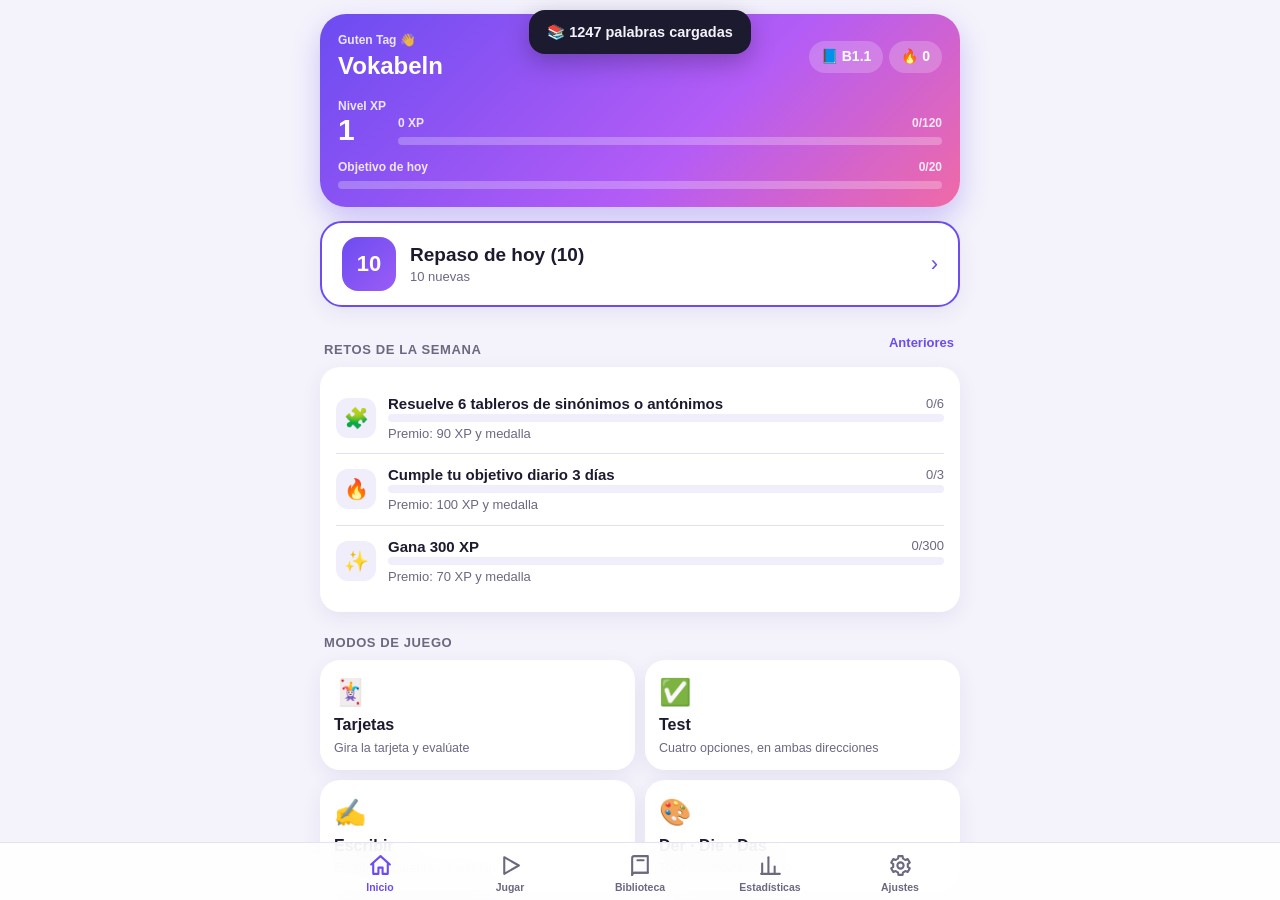
<file: index.html>
<!doctype html>
<html lang="es">
<head>
  <meta charset="utf-8">
  <meta name="viewport" content="width=device-width, initial-scale=1, viewport-fit=cover, user-scalable=no">
  <title>Vokabeln</title>
  <meta name="description" content="Aprende vocabulario de alemán con repetición espaciada">
  <meta name="apple-mobile-web-app-capable" content="yes">
  <meta name="mobile-web-app-capable" content="yes">
  <meta name="apple-mobile-web-app-status-bar-style" content="black-translucent">
  <meta name="apple-mobile-web-app-title" content="Vokabeln">
  <meta name="theme-color" content="#6c4cf1" media="(prefers-color-scheme: light)">
  <meta name="theme-color" content="#14131c" media="(prefers-color-scheme: dark)">
  <meta name="format-detection" content="telephone=no">
  <link rel="manifest" href="manifest.json">
  <link rel="apple-touch-icon" href="icons/apple-touch-icon.png">
  <link rel="icon" type="image/png" sizes="192x192" href="icons/icon-192.png">
  <link rel="stylesheet" href="css/styles.css">
</head>
<body>
  <div id="app">
    <main id="vista" class="vista" aria-live="polite">
      <div class="arranque">
        <div class="arranque-logo">V</div>
        <p id="arranque-texto">Cargando…</p>
      </div>
    </main>
    <nav id="pestanas" class="pestanas" hidden></nav>
  </div>
  <div id="capas"></div>
  <div id="avisos" class="avisos"></div>
  <script type="module" src="js/app.js"></script>
</body>
</html>
</file>
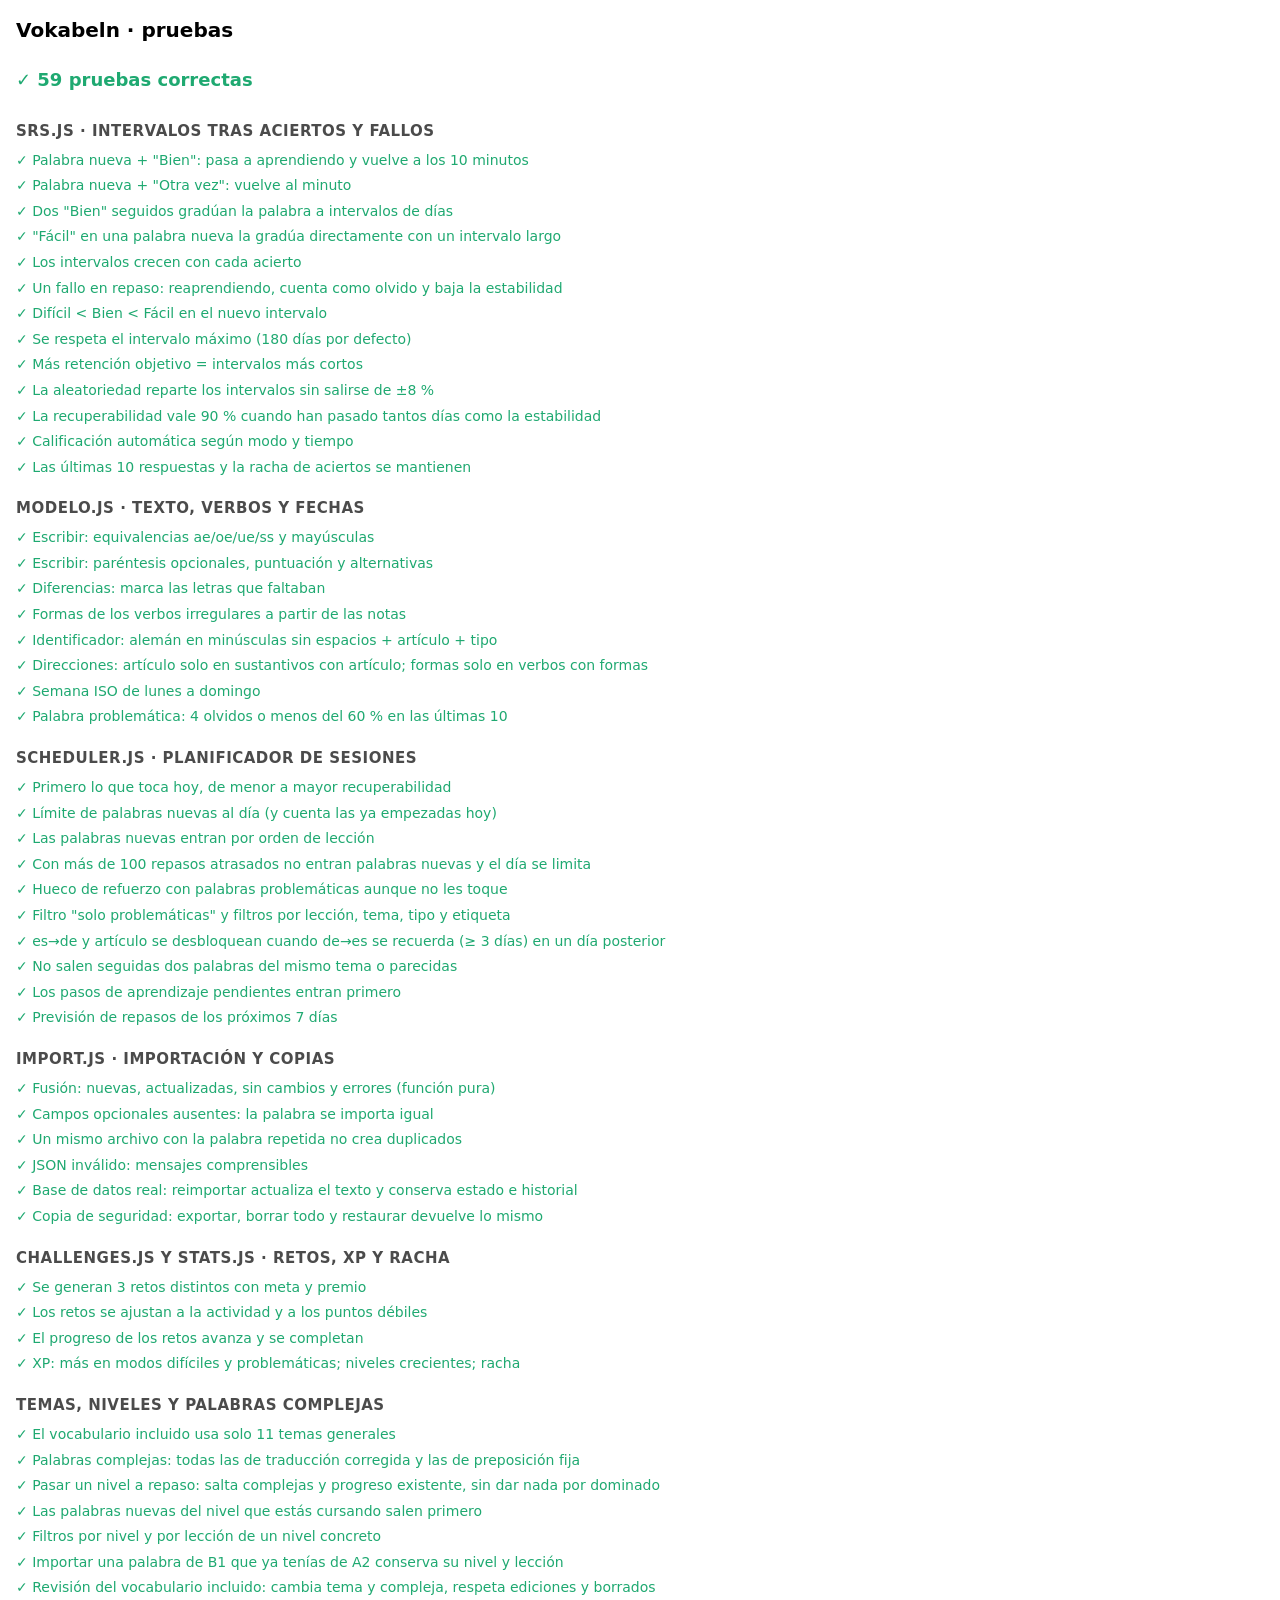
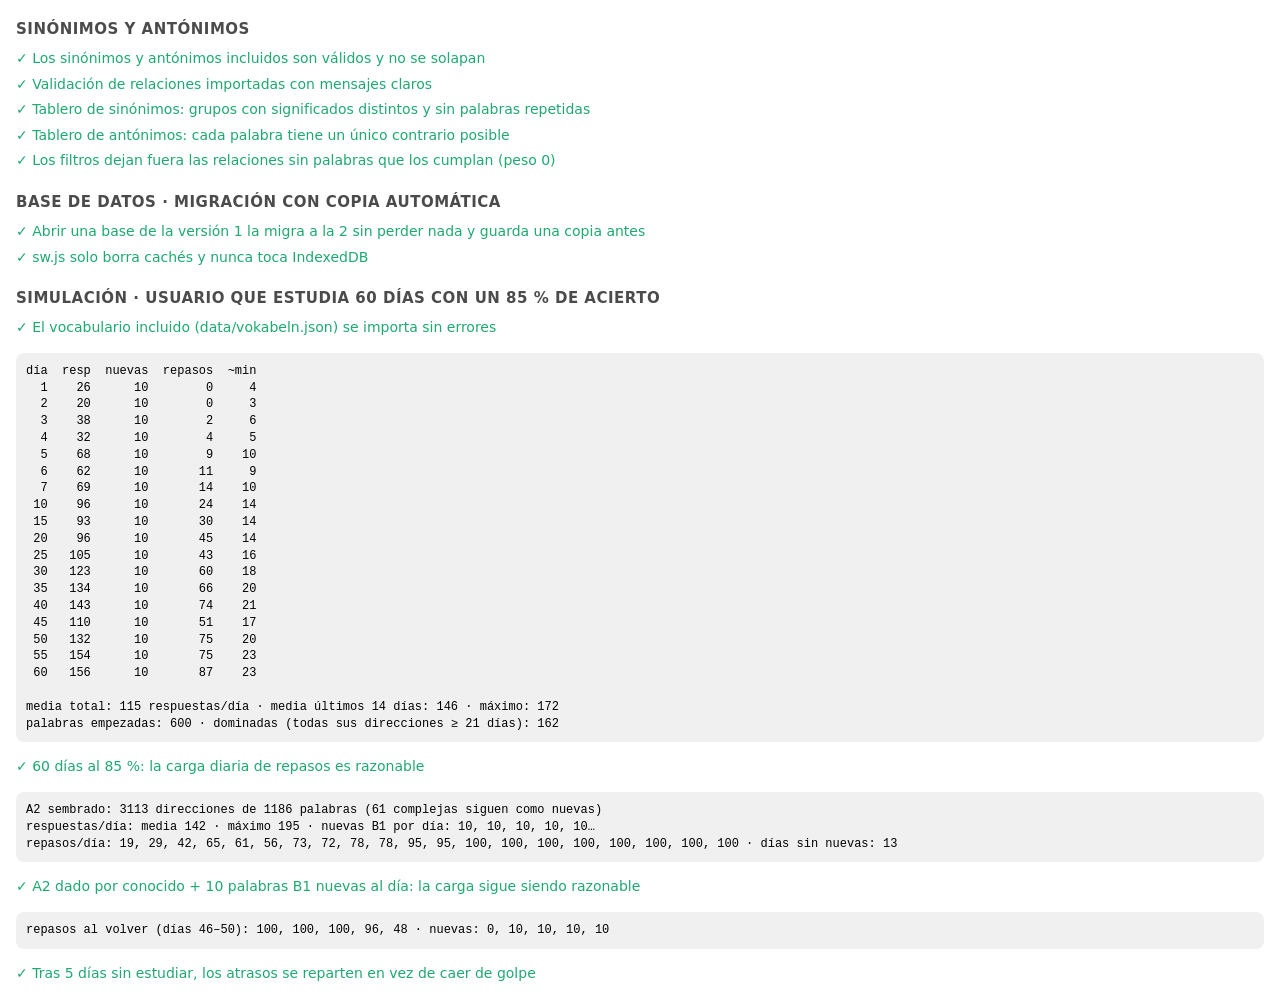
<file: tests.html>
<!doctype html>
<html lang="es">
<head>
<meta charset="utf-8">
<meta name="viewport" content="width=device-width, initial-scale=1">
<title>Vokabeln · pruebas</title>
<style>
  body { font-family: -apple-system, system-ui, sans-serif; margin: 16px; line-height: 1.4; color-scheme: light dark; }
  h1 { font-size: 20px; } h2 { font-size: 15px; margin: 18px 0 6px; text-transform: uppercase; letter-spacing: .5px; opacity: .7; }
  .ok { color: #1fa971; } .mal { color: #e5484d; font-weight: 700; }
  .caso { padding: 3px 0; font-size: 14px; } pre { font-size: 12px; overflow-x: auto; background: rgba(128,128,128,.12); padding: 10px; border-radius: 8px; }
  #resumen { font-size: 18px; font-weight: 700; padding: 10px 0; }
</style>
</head>
<body>
<h1>Vokabeln · pruebas</h1>
<div id="resumen">Ejecutando…</div>
<div id="salida"></div>
<script type="module">
import * as M from './js/modelo.js';
import * as SRS from './js/srs.js';
import { armarSesion, separar, desbloqueada, prevision } from './js/scheduler.js';
import { fusionar, leerJSON, textoResumen, importarTexto, crearCopia, restaurarCopia } from './js/import.js';
import { generarRetos, aplicarEvento, PLANTILLAS } from './js/challenges.js';
import { nivelDe, xpDeRespuesta, sumarDiaDeRacha, rachaVigente } from './js/stats.js';
import * as DB from './js/db.js';
import { registrarRespuesta, resumenGlobal, confusionesFrecuentes } from './js/history.js';
import { aplicarRevision, leerRelaciones } from './js/import.js';
import { estadosParaNivel, SIEMBRA } from './js/niveles.js';
import { normalizarRelacion, clasesSinonimia, tableroSinonimos, tableroAntonimos } from './js/relaciones.js';

const salida = document.getElementById('salida');
let total = 0, fallidas = 0;
const pendientes = [];
const seccion = (t) => pendientes.push({ seccion: t });
const prueba = (nombre, fn) => pendientes.push({ nombre, fn });
const el = (tag, clase, texto) => { const e = document.createElement(tag); if (clase) e.className = clase; e.textContent = texto; salida.appendChild(e); return e; };
function ok(cond, msg = 'condición falsa') { if (!cond) throw new Error(msg); }
function igual(a, b, msg = '') { if (a !== b) throw new Error(`${msg} esperado ${JSON.stringify(b)}, obtenido ${JSON.stringify(a)}`); }
function cerca(a, b, tol, msg = '') { if (Math.abs(a - b) > tol) throw new Error(`${msg} esperado ≈${b}, obtenido ${a}`); }

const T0 = new Date(2026, 0, 5, 9, 0, 0).getTime(); // lunes
const SIN_FUZZ = { fuzz: false };
const nueva = (id = 'a', dir = 'de-es') => M.estadoVacio(id, dir);
const repetir = (e, notas, o = SIN_FUZZ, t = T0) => { for (const [g, salto] of notas) { t += salto; e = SRS.siguiente(e, g, t, o); } return { e, t }; };
const palabra = (de, extra = {}) => { const p = { de, es: 'es-' + de, articulo: null, tipo: 'otro', tema: 'T-' + de, lektion: 1, etiquetas: [], ...extra }; p.id = M.idPalabra(p); return p; };
const mapa = (lista) => new Map(lista.map((p) => [p.id, p]));
/** Estado ya en repaso con la estabilidad y vencimiento indicados. */
const enRepaso = (id, dir, { s = 10, hace = 10, vence = 0, fallos = 0, ultimas = [1, 1, 1], primera = 30 } = {}, ahora = T0) => ({
  ...M.estadoVacio(id, dir), fase: 'repaso', estabilidad: s, dificultad: 5, ultimaRevision: ahora - hace * M.DIA, primeraRevision: ahora - primera * M.DIA,
  proximaRevision: M.inicioDia(ahora) + vence * M.DIA, repeticiones: 5, fallos, aciertosSeguidos: fallos ? 0 : 3, ultimas, intervalo: hace,
});

// =====================================================================
seccion('srs.js · intervalos tras aciertos y fallos');

prueba('Palabra nueva + "Bien": pasa a aprendiendo y vuelve a los 10 minutos', () => {
  const e = SRS.siguiente(nueva(), 3, T0, SIN_FUZZ);
  igual(e.fase, 'aprendiendo'); igual(e.proximaRevision - T0, 10 * M.MIN); igual(e.intervalo, 0);
  cerca(e.estabilidad, SRS.W[2], 1e-9); igual(e.repeticiones, 1); igual(e.primeraRevision, T0);
});
prueba('Palabra nueva + "Otra vez": vuelve al minuto', () => {
  const e = SRS.siguiente(nueva(), 1, T0, SIN_FUZZ);
  igual(e.fase, 'aprendiendo'); igual(e.proximaRevision - T0, 1 * M.MIN); igual(e.aciertosSeguidos, 0); igual(e.fallos, 0, 'un fallo al aprender no cuenta como olvido');
});
prueba('Dos "Bien" seguidos gradúan la palabra a intervalos de días', () => {
  const { e } = repetir(nueva(), [[3, 0], [3, 10 * M.MIN]]);
  igual(e.fase, 'repaso'); ok(e.intervalo >= 1, 'intervalo en días'); ok(e.proximaRevision >= M.inicioDia(T0) + M.DIA - 3600000);
});
prueba('"Fácil" en una palabra nueva la gradúa directamente con un intervalo largo', () => {
  const e = SRS.siguiente(nueva(), 4, T0, SIN_FUZZ);
  igual(e.fase, 'repaso'); igual(e.intervalo, Math.round(SRS.W[3]));
});
prueba('Los intervalos crecen con cada acierto', () => {
  let { e, t } = repetir(nueva(), [[3, 0], [3, 10 * M.MIN]]);
  const ivs = [e.intervalo];
  for (let i = 0; i < 5; i++) { t += e.intervalo * M.DIA; e = SRS.siguiente(e, 3, t, { fuzz: false, intervaloMax: 3650 }); ivs.push(e.intervalo); }
  for (let i = 1; i < ivs.length; i++) ok(ivs[i] > ivs[i - 1], 'no crece: ' + ivs.join(', '));
});
prueba('Un fallo en repaso: reaprendiendo, cuenta como olvido y baja la estabilidad', () => {
  const antes = enRepaso('a', 'de-es', { s: 20, hace: 20 });
  const e = SRS.siguiente(antes, 1, T0, SIN_FUZZ);
  igual(e.fase, 'reaprendiendo'); igual(e.fallos, 1); ok(e.estabilidad < antes.estabilidad); igual(e.proximaRevision - T0, 10 * M.MIN);
  ok(e.dificultad > antes.dificultad, 'sube la dificultad'); igual(e.ultimoFallo, T0);
  const r = SRS.siguiente(e, 3, T0 + 10 * M.MIN, SIN_FUZZ);
  igual(r.fase, 'repaso'); ok(r.intervalo < 20, 'tras el olvido el intervalo es más corto');
});
prueba('Difícil < Bien < Fácil en el nuevo intervalo', () => {
  const antes = enRepaso('a', 'de-es', { s: 10, hace: 10 });
  const [d, b, f] = [2, 3, 4].map((g) => SRS.siguiente(antes, g, T0, { fuzz: false }).intervalo);
  ok(d < b && b < f, `${d} < ${b} < ${f}`);
});
prueba('Se respeta el intervalo máximo (180 días por defecto)', () => {
  const e = SRS.siguiente(enRepaso('a', 'de-es', { s: 400, hace: 400 }), 4, T0, SIN_FUZZ);
  igual(e.intervalo, 180);
  igual(SRS.siguiente(enRepaso('a', 'de-es', { s: 400, hace: 400 }), 4, T0, { fuzz: false, intervaloMax: 60 }).intervalo, 60);
});
prueba('Más retención objetivo = intervalos más cortos', () => {
  const a = SRS.intervaloDias(30, { retencion: 0.9, fuzz: false }), b = SRS.intervaloDias(30, { retencion: 0.95, fuzz: false }), c = SRS.intervaloDias(30, { retencion: 0.8, fuzz: false });
  igual(a, 30, 'con 90 % el intervalo es la estabilidad'); ok(b < a && a < c, `${b} < ${a} < ${c}`);
});
prueba('La aleatoriedad reparte los intervalos sin salirse de ±8 %', () => {
  const rand = M.crearRand(3); const vistos = new Set();
  for (let i = 0; i < 300; i++) { const d = SRS.intervaloDias(50, {}, rand); ok(d >= 46 && d <= 54, 'fuera de rango: ' + d); vistos.add(d); }
  ok(vistos.size >= 5, 'poca variedad');
});
prueba('La recuperabilidad vale 90 % cuando han pasado tantos días como la estabilidad', () => {
  cerca(SRS.recuperabilidad(enRepaso('a', 'de-es', { s: 10, hace: 10 }), T0), 0.9, 1e-9);
  igual(SRS.recuperabilidad(nueva(), T0), 0);
  ok(SRS.recuperabilidad(enRepaso('a', 'de-es', { s: 10, hace: 30 }), T0) < 0.8);
});
prueba('Calificación automática según modo y tiempo', () => {
  igual(SRS.calificar({ acierto: false, modo: 'escribir', ms: 1000 }), 1);
  igual(SRS.calificar({ acierto: true, modo: 'escribir', ms: 5000, mediaMs: 10000 }), 4, 'rápido escribiendo');
  igual(SRS.calificar({ acierto: true, modo: 'escribir', ms: 10000, mediaMs: 10000 }), 3);
  igual(SRS.calificar({ acierto: true, modo: 'escribir', ms: 25000, mediaMs: 10000 }), 2, 'lento');
  igual(SRS.calificar({ acierto: true, modo: 'escribir', ms: 3000, mediaMs: 10000, casi: true }), 2, 'error de umlaut aceptado');
  igual(SRS.calificar({ acierto: true, modo: 'test', ms: 500, mediaMs: 5000 }), 3, 'el test nunca da Fácil');
  igual(SRS.calificar({ acierto: true, modo: 'test', ms: 30000, mediaMs: 5000, sinTiempo: true }), 3, 'en Contrarreloj el tiempo no penaliza');
  igual(SRS.calificar({ acierto: true, modo: 'tarjeta', manual: 2 }), 2, 'autoevaluación');
});
prueba('Las últimas 10 respuestas y la racha de aciertos se mantienen', () => {
  let e = nueva(); let t = T0;
  for (const g of [3, 3, 1, 3, 3, 3, 3, 3, 3, 3, 3, 3]) { t += M.DIA; e = SRS.siguiente(e, g, t, SIN_FUZZ); }
  igual(e.ultimas.length, 10); igual(e.aciertosSeguidos, 9); igual(e.ultimas.join(''), '0111111111');
});

// =====================================================================
seccion('modelo.js · texto, verbos y fechas');

prueba('Escribir: equivalencias ae/oe/ue/ss y mayúsculas', () => {
  ok(M.compararAleman('Flohmarkt', 'Flohmarkt', { sustantivo: true }).ok);
  const min = M.compararAleman('flohmarkt', 'Flohmarkt', { sustantivo: true });
  ok(min.ok && min.mayuscula && !min.casi, 'acepta minúscula pero avisa');
  const ae = M.compararAleman('Flohmaerkte', 'Flohmärkte', { sustantivo: true });
  ok(ae.ok && !ae.casi, 'ae = ä es válido del todo');
  ok(M.compararAleman('Strasse', 'Straße').ok && !M.compararAleman('Strasse', 'Straße').casi);
  const sinDieresis = M.compararAleman('Flohmarkte', 'Flohmärkte');
  ok(sinDieresis.ok && sinDieresis.casi, 'falta la diéresis: se acepta como "casi"');
  ok(!M.compararAleman('Flohmarkd', 'Flohmarkt').ok);
  ok(!M.compararAleman('', 'Flohmarkt').ok);
});
prueba('Escribir: paréntesis opcionales, puntuación y alternativas', () => {
  ok(M.compararAleman('das tut mir leid', 'Das tut mir (wirklich) leid.').ok);
  ok(M.compararAleman('Das tut mir wirklich leid', 'Das tut mir (wirklich) leid.').ok);
  ok(M.compararAleman('Du Arme!', 'Du Armer! / Du Arme!').ok);
  ok(M.compararAleman('backt', 'bäckt/backt').ok && M.compararAleman('bäckt', 'bäckt/backt').ok);
});
prueba('Diferencias: marca las letras que faltaban', () => {
  const d = M.diferencias('Flomarkt', 'Flohmarkt');
  igual(d.filter((x) => !x.ok).map((x) => x.t).join(''), 'h'); igual(d.map((x) => x.t).join(''), 'Flohmarkt');
});
prueba('Formas de los verbos irregulares a partir de las notas', () => {
  const v = (notas) => M.formasVerbo({ tipo: 'verbo', notas });
  igual(JSON.stringify(v('er liegt, hat gelegen')), JSON.stringify({ presente: 'liegt', perfecto: 'hat gelegen' }));
  igual(v('separable: aus|schlafen; er schläft aus, hat ausgeschlafen').presente, 'schläft aus');
  igual(v('fährt ab, ist abgefahren').perfecto, 'ist abgefahren');
  igual(v('um + Akk.; er bittet, hat gebeten').presente, 'bittet');
  igual(v('+ Akk.; = einen Rat geben'), null);
  igual(M.formasVerbo({ tipo: 'sustantivo', notas: 'er liegt, hat gelegen' }), null);
});
prueba('Identificador: alemán en minúsculas sin espacios + artículo + tipo', () => {
  igual(M.idPalabra({ de: 'Flohmarkt', articulo: 'der', tipo: 'sustantivo' }), 'flohmarkt|der|sustantivo');
  igual(M.idPalabra({ de: 'geboren sein', articulo: null, tipo: 'verbo' }), 'geborensein|-|verbo');
});
prueba('Direcciones: artículo solo en sustantivos con artículo; formas solo en verbos con formas', () => {
  igual(M.dirsDe({ de: 'Flohmarkt', articulo: 'der', tipo: 'sustantivo' }).join(), 'de-es,es-de,articulo');
  igual(M.dirsDe({ de: 'Jura', articulo: null, tipo: 'sustantivo' }).join(), 'de-es,es-de', 'sin artículo no entra en Der·Die·Das');
  igual(M.dirsDe({ de: 'fahren', tipo: 'verbo', notas: 'er fährt, ist gefahren' }).join(), 'de-es,es-de,formas');
});
prueba('Semana ISO de lunes a domingo', () => {
  igual(M.semanaISO(new Date(2026, 0, 5, 9).getTime()), '2026-W02');
  igual(M.semanaISO(new Date(2026, 0, 11, 23, 30).getTime()), '2026-W02', 'domingo por la noche sigue en la misma semana');
  igual(M.semanaISO(new Date(2026, 0, 12, 0, 5).getTime()), '2026-W03', 'el lunes empieza semana');
  igual(M.semanaISO(new Date(2027, 0, 1, 12).getTime()), '2026-W53');
});
prueba('Palabra problemática: 4 olvidos o menos del 60 % en las últimas 10', () => {
  ok(M.esProblematicoEstado(enRepaso('a', 'de-es', { fallos: 4, ultimas: [1, 1, 1, 0] })));
  ok(!M.esProblematicoEstado(enRepaso('a', 'de-es', { fallos: 3, ultimas: [1, 1, 1, 0, 1] })));
  ok(M.esProblematicoEstado(enRepaso('a', 'de-es', { fallos: 1, ultimas: [1, 0, 0, 1, 0, 1, 0, 0, 1, 1] })), '50 % reciente');
  ok(!M.esProblematicoEstado(enRepaso('a', 'de-es', { fallos: 1, ultimas: [0] })), 'una sola respuesta no basta');
  ok(!M.esProblematicoEstado({ ...enRepaso('a', 'de-es', { fallos: 5, ultimas: [1, 1, 1, 1, 1, 1] }), aciertosSeguidos: 5 }), 'sale de la lista tras 5 aciertos seguidos');
});

// =====================================================================
seccion('scheduler.js · planificador de sesiones');

const vocabulario = (n, extra = () => ({})) => mapa(Array.from({ length: n }, (_, i) => palabra('wort' + String(i).padStart(3, '0'), extra(i))));

prueba('Primero lo que toca hoy, de menor a mayor recuperabilidad', () => {
  const palabras = vocabulario(6);
  const ids = [...palabras.keys()];
  const estados = new Map();
  [[0, 40], [1, 12], [2, 25]].forEach(([i, hace]) => { const e = enRepaso(ids[i], 'de-es', { s: 10, hace, vence: -1 }); estados.set(e.clave, e); });
  const futuro = enRepaso(ids[3], 'de-es', { s: 10, hace: 2, vence: 5 }); estados.set(futuro.clave, futuro);
  const plan = armarSesion({ palabras, estados, ahora: T0, ajustes: { nuevasDia: 0 }, rand: M.crearRand(1) });
  igual(plan.items.map((x) => x.palabraId).join(), [ids[0], ids[2], ids[1]].join(), 'orden por recuperabilidad');
  ok(plan.items[0].r < plan.items[1].r && plan.items[1].r < plan.items[2].r);
  igual(plan.pendientes, 3); igual(plan.atrasadas, 3);
});
prueba('Límite de palabras nuevas al día (y cuenta las ya empezadas hoy)', () => {
  const palabras = vocabulario(40);
  const estados = new Map();
  let plan = armarSesion({ palabras, estados, ahora: T0, ajustes: { nuevasDia: 10, tamSesion: 50 } });
  igual(plan.nuevas, 10); igual(plan.items.length, 10); ok(plan.items.every((x) => x.dir === 'de-es' && x.origen === 'nueva' && x.modo === 'tarjeta'));
  // Empiezo 4 hoy: quedan 6 de cupo.
  [...palabras.keys()].slice(0, 4).forEach((id) => { const e = SRS.siguiente(M.estadoVacio(id, 'de-es'), 4, T0 - 1000, SIN_FUZZ); estados.set(e.clave, e); });
  plan = armarSesion({ palabras, estados, ahora: T0, ajustes: { nuevasDia: 10, tamSesion: 50 } });
  igual(plan.nuevas, 6);
  // Al día siguiente el cupo se renueva.
  igual(armarSesion({ palabras, estados, ahora: T0 + M.DIA, ajustes: { nuevasDia: 10, tamSesion: 50 } }).nuevas, 10);
});
prueba('Las palabras nuevas entran por orden de lección', () => {
  const palabras = vocabulario(30, (i) => ({ lektion: i < 10 ? 3 : i < 20 ? 1 : null }));
  const plan = armarSesion({ palabras, estados: new Map(), ahora: T0, ajustes: { nuevasDia: 12, tamSesion: 50 } });
  const leks = plan.items.map((x) => palabras.get(x.palabraId).lektion);
  igual(leks.filter((l) => l === 1).length, 10); igual(leks.filter((l) => l === 3).length, 2);
});
prueba('Con más de 100 repasos atrasados no entran palabras nuevas y el día se limita', () => {
  const palabras = vocabulario(200);
  const estados = new Map();
  [...palabras.keys()].slice(0, 150).forEach((id, i) => { const e = enRepaso(id, 'de-es', { s: 10, hace: 15 + (i % 20), vence: -3 }); estados.set(e.clave, e); });
  const plan = armarSesion({ palabras, estados, ahora: T0, ajustes: { nuevasDia: 10, maxRepasosDia: 100, tamSesion: 500 } });
  igual(plan.nuevas, 0); ok(plan.hayAtasco); igual(plan.pendientes, 150); igual(plan.repasos, 100, 'los atrasos se reparten');
  // Cuando ya he hecho 80 hoy solo quedan 20.
  igual(armarSesion({ palabras, estados, ahora: T0, ajustes: { maxRepasosDia: 100, tamSesion: 500 }, repasosHoy: 80 }).repasos, 20);
  // Con 90 pendientes sí entran nuevas.
  const pocos = new Map([...estados].slice(0, 90));
  igual(armarSesion({ palabras, estados: pocos, ahora: T0, ajustes: { nuevasDia: 10, tamSesion: 500 } }).nuevas, 10);
});
prueba('Hueco de refuerzo con palabras problemáticas aunque no les toque', () => {
  const palabras = vocabulario(12);
  const ids = [...palabras.keys()];
  const estados = new Map();
  const add = (e) => estados.set(e.clave, e);
  add(enRepaso(ids[0], 'de-es', { s: 10, hace: 10, vence: 0 }));
  add(enRepaso(ids[1], 'de-es', { s: 4, hace: 2, vence: 4, fallos: 5, ultimas: [0, 1, 0, 1, 0] })); // problemática, no toca
  add(enRepaso(ids[2], 'de-es', { s: 30, hace: 2, vence: 20 })); // sana, no toca
  const plan = armarSesion({ palabras, estados, ahora: T0, ajustes: { nuevasDia: 0 } });
  igual(plan.refuerzo, 1); igual(plan.problematicas, 1);
  const it = plan.items.find((x) => x.palabraId === ids[1]);
  ok(it && it.origen === 'refuerzo'); ok(!plan.items.some((x) => x.palabraId === ids[2]), 'la sana que no toca no entra');
});
prueba('Filtro "solo problemáticas" y filtros por lección, tema, tipo y etiqueta', () => {
  const palabras = mapa([
    palabra('eins', { lektion: 1, tema: 'A', tipo: 'verbo', etiquetas: ['verbo irregular'] }), palabra('zwei', { lektion: 2, tema: 'A', tipo: 'adjetivo' }),
    palabra('drei', { lektion: 2, tema: 'B', tipo: 'verbo' }), palabra('vier', { lektion: 3, tema: 'B', tipo: 'otro' }),
  ]);
  const base = { palabras, estados: new Map(), ahora: T0, ajustes: { nuevasDia: 10 } };
  const des = (f) => armarSesion({ ...base, filtros: f }).items.map((x) => palabras.get(x.palabraId).de).sort().join();
  igual(des({ lektion: 2 }), 'drei,zwei'); igual(des({ tema: 'B' }), 'drei,vier'); igual(des({ tipo: 'verbo' }), 'drei,eins'); igual(des({ etiqueta: 'verbo irregular' }), 'eins');
  igual(des({ lektion: '2', tipo: 'verbo' }), 'drei');
  const estados = new Map();
  const id = [...palabras.keys()][2];
  const e = enRepaso(id, 'de-es', { s: 4, hace: 2, vence: 4, fallos: 4, ultimas: [0, 1, 0] }); estados.set(e.clave, e);
  const solo = armarSesion({ ...base, estados, filtros: { soloProblematicas: true } });
  igual(solo.nuevas, 0); ok(solo.items.every((x) => x.palabraId === id));
});
prueba('es→de y artículo se desbloquean cuando de→es se recuerda (≥ 3 días) en un día posterior', () => {
  const p = palabra('Flohmarkt', { articulo: 'der', tipo: 'sustantivo' });
  const palabras = mapa([p]);
  // Recién graduada hoy: todavía no.
  let e = repetir(M.estadoVacio(p.id, 'de-es'), [[3, 0], [3, 10 * M.MIN]]).e;
  let estados = new Map([[e.clave, e]]);
  ok(!desbloqueada(estados, p.id, T0 + 3600000), 'el mismo día no se desbloquea');
  igual(armarSesion({ palabras, estados, ahora: T0 + 3600000, ajustes: {} }).desbloqueos, 0);
  // Acierto tres días después: desbloqueada.
  const t = T0 + 3 * M.DIA;
  e = SRS.siguiente(e, 3, t, SIN_FUZZ);
  estados = new Map([[e.clave, e]]);
  ok(e.estabilidad >= 3 && desbloqueada(estados, p.id, t));
  const plan = armarSesion({ palabras, estados, ahora: t, ajustes: {} });
  igual(plan.desbloqueos, 2); igual(plan.items.map((x) => x.dir).sort().join(), 'articulo,es-de');
  igual(plan.items.find((x) => x.dir === 'articulo').modo, 'articulo');
});
prueba('No salen seguidas dos palabras del mismo tema o parecidas', () => {
  const items = ['A', 'A', 'A', 'B', 'B', 'C', 'D', 'E'].map((tema, i) => ({ palabraId: 'p' + i, dir: 'de-es', tema, raiz: 'r' + i }));
  const out = separar(items);
  igual(out.length, items.length);
  for (let i = 1; i < out.length; i++) ok(out[i].tema !== out[i - 1].tema, `dos seguidas del tema ${out[i].tema}`);
  const mismas = separar([{ palabraId: 'x', dir: 'de-es', raiz: 'a' }, { palabraId: 'x', dir: 'es-de', raiz: 'a' }, { palabraId: 'y', dir: 'de-es', raiz: 'b' }]);
  igual(mismas.map((x) => x.palabraId).join(), 'x,y,x');
});
prueba('Los pasos de aprendizaje pendientes entran primero', () => {
  const palabras = vocabulario(5);
  const ids = [...palabras.keys()];
  const aprendiendo = SRS.siguiente(M.estadoVacio(ids[4], 'de-es'), 3, T0 - 9 * M.MIN, SIN_FUZZ);
  const estados = new Map([[aprendiendo.clave, aprendiendo]]);
  const r = enRepaso(ids[0], 'de-es', { vence: 0 }); estados.set(r.clave, r);
  const plan = armarSesion({ palabras, estados, ahora: T0, ajustes: { nuevasDia: 0 } });
  igual(plan.items[0].palabraId, ids[4]); igual(plan.items[0].origen, 'aprendizaje'); igual(plan.aprendizaje, 1);
});
prueba('Previsión de repasos de los próximos 7 días', () => {
  const estados = new Map();
  [[-2, 'a'], [0, 'b'], [1, 'c'], [1, 'd'], [6, 'e'], [9, 'f']].forEach(([vence, id]) => { const e = enRepaso(id, 'de-es', { vence }); estados.set(e.clave, e); });
  igual(prevision(estados, T0, 7).join(), '2,2,0,0,0,0,1');
});

// =====================================================================
seccion('import.js · importación y copias');

const jsonDe = (palabras) => JSON.stringify({ version: 1, nivel: 'A2.2', palabras });
const FLOH = { de: 'Flohmarkt', articulo: 'der', plural: 'Flohmärkte', es: 'mercadillo', tipo: 'sustantivo', lektion: 1, tema: 'Tiempo libre', etiquetas: [] };

prueba('Fusión: nuevas, actualizadas, sin cambios y errores (función pura)', () => {
  const r1 = fusionar(new Map(), leerJSON(jsonDe([FLOH, { de: 'gehen', es: 'ir', tipo: 'verbo' }])), 111);
  igual(r1.nuevas, 2); igual(r1.actualizadas, 0); igual(r1.errores.length, 0); igual(r1.guardar[0].fechaAlta, 111); igual(r1.guardar[1].nivel, 'A2.2', 'hereda el nivel del archivo');
  const existentes = mapa(r1.guardar);
  const r2 = fusionar(existentes, leerJSON(jsonDe([{ ...FLOH, es: 'mercadillo (de segunda mano)' }, { de: 'gehen', es: 'ir', tipo: 'verbo' }, { de: 'neu', es: 'nuevo', tipo: 'adjetivo' }, { es: 'sin alemán' }, { de: 'Tisch', articulo: 'dem', es: 'mesa' }])), 222);
  igual(r2.nuevas, 1); igual(r2.actualizadas, 1); igual(r2.sinCambios, 1); igual(r2.errores.length, 2);
  igual(textoResumen(r2), '1 nueva, 1 actualizada, 1 sin cambios, 2 con error');
  const act = r2.guardar.find((p) => p.de === 'Flohmarkt');
  igual(act.es, 'mercadillo (de segunda mano)'); igual(act.fechaAlta, 111, 'conserva la fecha de alta'); igual(act.id, 'flohmarkt|der|sustantivo');
  ok(/falta el campo "de"/.test(r2.errores[0]) && /no es der, die ni das/.test(r2.errores[1]), 'errores comprensibles');
});
prueba('Campos opcionales ausentes: la palabra se importa igual', () => {
  const r = fusionar(new Map(), leerJSON(jsonDe([{ de: 'Jura', es: 'Derecho', tipo: 'sustantivo' }])));
  const p = r.guardar[0];
  igual(r.nuevas, 1); igual(p.articulo, null); igual(p.plural, null); igual(p.ejemplo, null); igual(p.revisar, false); igual(JSON.stringify(p.etiquetas), '[]');
});
prueba('Un mismo archivo con la palabra repetida no crea duplicados', () => {
  const r = fusionar(new Map(), leerJSON(jsonDe([FLOH, { ...FLOH, es: 'rastro' }])));
  igual(r.guardar.length, 1); igual(r.nuevas, 1); igual(r.guardar[0].es, 'rastro');
});
prueba('JSON inválido: mensajes comprensibles', () => {
  const lanza = (txt, re) => { try { leerJSON(txt); } catch (e) { ok(re.test(e.message), e.message); return; } throw new Error('no lanzó error'); };
  lanza('{ esto no es json', /no es un JSON válido/); lanza('{"version":1}', /Falta la lista "palabras"/); lanza('{"tipo":"copia-vokabeln","datos":{}}', /copia de seguridad/);
  igual(leerJSON('[{"de":"a","es":"b"}]').palabras.length, 1, 'también acepta una lista directa');
});
prueba('Base de datos real: reimportar actualiza el texto y conserva estado e historial', async () => {
  await DB.eliminarBase('vokabeln-pruebas');
  await DB.abrir('vokabeln-pruebas');
  await DB.cargar();
  const r1 = await importarTexto(jsonDe([FLOH, { de: 'gehen', es: 'ir', tipo: 'verbo' }]));
  igual(r1.nuevas, 2);
  const id = 'flohmarkt|der|sustantivo';
  await registrarRespuesta({ palabraId: id, dir: 'de-es', modo: 'tarjeta', manual: 3, acierto: true, ms: 1500, ahora: T0 });
  await registrarRespuesta({ palabraId: id, dir: 'de-es', modo: 'test', acierto: false, ms: 2500, respuesta: 'ir', confundidaCon: 'gehen|-|verbo', ahora: T0 + 60000 });
  const estadoAntes = JSON.stringify(DB.estadoDe(id, 'de-es'));
  const r2 = await importarTexto(jsonDe([{ ...FLOH, es: 'mercadillo de segunda mano', ejemplo: 'Wir gehen auf den Flohmarkt.' }, { de: 'neu', es: 'nuevo', tipo: 'adjetivo' }]));
  igual(textoResumen(r2), '1 nueva, 1 actualizada, 0 con error');
  await DB.cargar(); // releer de disco
  igual(DB.mem.palabras.size, 3, 'sin duplicados');
  igual(DB.mem.palabras.get(id).es, 'mercadillo de segunda mano');
  igual(JSON.stringify(DB.estadoDe(id, 'de-es')), estadoAntes, 'el progreso no cambia');
  const hist = await DB.historialDePalabra(id);
  igual(hist.length, 2); igual(hist[1].resultado, 'fallo'); igual(hist[1].respuesta, 'ir'); igual(hist[0].calificacion, 3); igual(hist[1].calificacion, 1);
  igual(DB.diaDe(M.fechaLocal(T0)).repasadas, 2); igual(DB.mem.global.totalRespuestas, 2);
  igual(confusionesFrecuentes()[0].puesta.de, 'gehen', 'registra la confusión');
  igual(resumenGlobal().aprendiendo, 1);
});
prueba('Copia de seguridad: exportar, borrar todo y restaurar devuelve lo mismo', async () => {
  const copia = await crearCopia(T0);
  igual(copia.datos.historial.length, 2); igual(copia.datos.palabras.length, 3);
  await DB.borrarTodo();
  igual(DB.mem.palabras.size, 0); igual(await DB.contarHistorial(), 0);
  const r = await restaurarCopia(JSON.stringify(copia));
  igual(r.palabras, 3); igual(r.historial, 2);
  igual(DB.mem.palabras.size, 3); igual(await DB.contarHistorial(), 2); igual(DB.mem.global.totalRespuestas, 2);
  igual(DB.estadoDe('flohmarkt|der|sustantivo', 'de-es').repeticiones, 2);
  let fallo = false; try { await restaurarCopia('{"palabras":[]}'); } catch (e) { fallo = /no es una copia/.test(e.message); }
  ok(fallo, 'rechaza archivos que no son copias');
  DB.cerrar(); await DB.eliminarBase('vokabeln-pruebas');
});

// =====================================================================
seccion('challenges.js y stats.js · retos, XP y racha');

prueba('Se generan 3 retos distintos con meta y premio', () => {
  for (let semilla = 1; semilla <= 40; semilla++) {
    const retos = generarRetos({ repasosSemana: 200, vistas: 80, sustantivosVistos: 30, problematicas: 6, record: 12 }, M.crearRand(semilla));
    igual(retos.length, 3); igual(new Set(retos.map((r) => r.tipo)).size, 3, 'tipos repetidos');
    for (const r of retos) ok(r.meta > 0 && r.xp > 0 && r.texto && r.progreso === 0 && !r.completado && r.evento);
  }
});
prueba('Los retos se ajustan a la actividad y a los puntos débiles', () => {
  const cuenta = (ctx, tipo) => { let n = 0; for (let s = 1; s <= 300; s++) if (generarRetos(ctx, M.crearRand(s)).some((r) => r.tipo === tipo)) n++; return n; };
  igual(cuenta({ vistas: 50, problematicas: 0 }, 'problematicas'), 0, 'sin problemáticas no hay reto de problemáticas');
  igual(cuenta({ vistas: 0 }, 'dominar'), 0, 'sin palabras vistas no pide dominar');
  const base = { vistas: 80, sustantivosVistos: 40, repasosSemana: 150 };
  ok(cuenta({ ...base, tasaArticulos: 0.6 }, 'articulos') > cuenta({ ...base, tasaArticulos: 0.95 }, 'articulos') + 30, 'artículos flojos → más reto de artículos');
  const rep = PLANTILLAS.find((p) => p.tipo === 'repasos');
  ok(rep.crear({ repasosSemana: 400 }).meta > rep.crear({ repasosSemana: 100 }).meta, 'más actividad → meta mayor');
  igual(PLANTILLAS.find((p) => p.tipo === 'record').crear({ record: 14 }).meta, 15);
});
prueba('El progreso de los retos avanza y se completan', () => {
  const semana = { semana: '2026-W02', retos: [
    { tipo: 'articulos', evento: 'articuloOk', meta: 3, progreso: 0, completado: false, xp: 90 },
    { tipo: 'record', evento: 'contrarreloj', meta: 15, progreso: 0, completado: false, xp: 100, maximo: true },
  ] };
  igual(aplicarEvento(semana, 'articuloOk').length, 0); aplicarEvento(semana, 'articuloOk');
  const hechos = aplicarEvento(semana, 'articuloOk');
  igual(hechos.length, 1); ok(semana.retos[0].completado); igual(aplicarEvento(semana, 'articuloOk').length, 0, 'no se completa dos veces');
  aplicarEvento(semana, 'contrarreloj', 9); aplicarEvento(semana, 'contrarreloj', 7);
  igual(semana.retos[1].progreso, 9, 'el récord guarda el mejor valor');
  igual(aplicarEvento(semana, 'contrarreloj', 16).length, 1);
});
prueba('XP: más en modos difíciles y problemáticas; niveles crecientes; racha', () => {
  ok(xpDeRespuesta({ modo: 'escribir', acierto: true }) > xpDeRespuesta({ modo: 'test', acierto: true }));
  ok(xpDeRespuesta({ modo: 'test', acierto: true, problematica: true }) > xpDeRespuesta({ modo: 'test', acierto: true }));
  ok(xpDeRespuesta({ modo: 'test', acierto: true, combo: 10 }) > xpDeRespuesta({ modo: 'test', acierto: true }));
  igual(xpDeRespuesta({ modo: 'escribir', acierto: false }), 0);
  igual(nivelDe(0).nivel, 1); ok(nivelDe(100000).nivel > nivelDe(1000).nivel); ok(nivelDe(500).meta > nivelDe(0).meta, 'cada nivel cuesta más');
  const g = { rachaActual: 0, rachaMaxima: 0, ultimoDiaActivo: null };
  sumarDiaDeRacha(g, '2026-01-05'); sumarDiaDeRacha(g, '2026-01-06'); igual(g.rachaActual, 2);
  igual(sumarDiaDeRacha(g, '2026-01-06'), false, 'no cuenta dos veces el mismo día');
  igual(rachaVigente(g, '2026-01-07'), 2, 'ayer cuenta'); igual(rachaVigente(g, '2026-01-08'), 0, 'se pierde al saltarse un día');
  sumarDiaDeRacha(g, '2026-01-09'); igual(g.rachaActual, 1); igual(g.rachaMaxima, 2);
});


// =====================================================================
seccion('Temas, niveles y palabras complejas');

const TEMAS = ['Familia, relaciones y fiestas', 'Sentimientos y opiniones', 'Estudios y aprendizaje', 'Trabajo y profesiones', 'Ocio, cultura y deporte',
  'Medios y comunicación', 'Casa, hogar y animales', 'Ciudad, transporte y viajes', 'Trámites y servicios', 'Palabras útiles', 'Verbos irregulares'];

prueba('El vocabulario incluido usa solo 11 temas generales', async () => {
  const datos = leerJSON(await (await fetch('data/vokabeln.json')).text());
  const usados = new Set(datos.palabras.map((p) => p.tema));
  igual([...usados].filter((t) => !TEMAS.includes(t)).join(), '', 'temas fuera de la lista');
  igual(usados.size, 11); igual(datos.revision, 2);
});
prueba('Palabras complejas: todas las de traducción corregida y las de preposición fija', async () => {
  const p = fusionar(new Map(), leerJSON(await (await fetch('data/vokabeln.json')).text())).guardar;
  const complejas = p.filter((x) => x.compleja);
  ok(complejas.length > 40 && complejas.length < 100, 'complejas: ' + complejas.length);
  igual(p.filter((x) => x.revisar && !x.compleja).length, 0, 'revisar ⇒ compleja');
  ok(p.find((x) => x.de === 'sich interessieren').compleja && p.find((x) => x.de === 'abgeben').compleja && !p.find((x) => x.de === 'Hochzeit').compleja);
});
prueba('Pasar un nivel a repaso: salta complejas y progreso existente, sin dar nada por dominado', () => {
  const pal = (de, extra) => palabra(de, { nivel: 'A2.2', ...extra });
  const palabras = mapa([pal('Tisch', { articulo: 'der', tipo: 'sustantivo' }), pal('fahren', { tipo: 'verbo', notas: 'er fährt, ist gefahren' }), pal('schwierig', { compleja: true }), pal('schon', {}), palabra('neu', { nivel: 'B1.1' })]);
  const ids = [...palabras.keys()];
  const previo = enRepaso(ids[3], 'de-es', { s: 40, hace: 3, vence: 37 });
  const estados = new Map([[previo.clave, previo]]);
  const r = estadosParaNivel({ palabras, estados, nivel: 'A2.2', ahora: T0, rand: M.crearRand(5) });
  igual(r.complejas, 1); igual(r.palabras, 3, 'Tisch, fahren y schon (es→de)');
  igual(r.estados.map((e) => e.clave).sort().join(), [ids[0] + '#articulo', ids[0] + '#de-es', ids[0] + '#es-de', ids[1] + '#de-es', ids[1] + '#es-de', ids[1] + '#formas', ids[3] + '#es-de'].sort().join());
  for (const e of r.estados) {
    igual(e.fase, 'repaso'); ok(e.estabilidad < M.UMBRAL_DOMINADA, 'no se da por dominada'); ok(e.proximaRevision > T0, 'vence en el futuro');
    ok((e.proximaRevision - M.inicioDia(T0)) / M.DIA <= SIEMBRA[e.dir].dias + 1); igual(e.origen, 'nivel'); igual(e.repeticiones, 0);
  }
  ok(!r.estados.some((e) => e.palabraId === ids[4]), 'no toca otros niveles');
  for (const e of r.estados) estados.set(e.clave, e);
  ok(!M.resumenPalabra(palabras.get(ids[0]), estados).dominada);
  igual(M.resumenPalabra(palabras.get(ids[0]), estados).fase, 'repaso');
  const plan = armarSesion({ palabras, estados, ahora: T0 + 3600000, ajustes: { nuevasDia: 10 } });
  igual(plan.nuevas, 2, 'la siembra no gasta el cupo de nuevas de hoy (schwierig y neu)');
});
prueba('Las palabras nuevas del nivel que estás cursando salen primero', () => {
  const palabras = mapa([...Array.from({ length: 8 }, (_, i) => palabra('a' + i, { nivel: 'A2.2', lektion: 1 })), ...Array.from({ length: 8 }, (_, i) => palabra('b' + i, { nivel: 'B1.1', lektion: 5 }))]);
  const plan = armarSesion({ palabras, estados: new Map(), ahora: T0, ajustes: { nuevasDia: 10, nivelActual: 'B1.1', tamSesion: 50 } });
  igual(plan.items.filter((x) => palabras.get(x.palabraId).nivel === 'B1.1').length, 8); igual(plan.items.length, 10);
});
prueba('Filtros por nivel y por lección de un nivel concreto', () => {
  const palabras = mapa([palabra('a', { nivel: 'A2.2', lektion: 3 }), palabra('b', { nivel: 'B1.1', lektion: 3 }), palabra('c', { nivel: 'B1.1', lektion: 4 })]);
  const des = (f) => armarSesion({ palabras, estados: new Map(), ahora: T0, ajustes: { nuevasDia: 10 }, filtros: f }).items.map((x) => palabras.get(x.palabraId).de).sort().join();
  igual(des({ nivel: 'B1.1' }), 'b,c'); igual(des({ lektion: 'A2.2|3' }), 'a'); igual(des({ lektion: '3' }), 'a,b');
  igual(M.nombreLeccion('B1.1|4'), 'B1.1 · Lektion 4'); ok(M.compararNiveles('A2.2', 'B1.1') < 0 && M.compararNiveles('B1.2', 'B1.10') < 0);
});
prueba('Importar una palabra de B1 que ya tenías de A2 conserva su nivel y lección', () => {
  const previa = fusionar(new Map(), leerJSON(jsonDe([{ ...FLOH, nivel: 'A2.2', lektion: 1 }]))).guardar;
  const r = fusionar(mapa(previa), leerJSON(JSON.stringify({ version: 1, nivel: 'B1.1', palabras: [{ ...FLOH, lektion: 7, es: 'rastro' }] })));
  const p = r.guardar[0];
  igual(p.nivel, 'A2.2'); igual(p.lektion, 1); igual(p.es, 'rastro', 'el texto sí se actualiza');
  const comp = fusionar(mapa([{ ...previa[0], compleja: true }]), leerJSON(jsonDe([{ ...FLOH, es: 'x' }]))).guardar[0];
  igual(comp.compleja, true, 'sin el campo "compleja" se conserva la marca');
});
prueba('Revisión del vocabulario incluido: cambia tema y compleja, respeta ediciones y borrados', () => {
  const base = fusionar(new Map(), leerJSON(jsonDe([FLOH, { de: 'gehen', es: 'ir', tipo: 'verbo', tema: 'Viejo' }, { de: 'neu', es: 'nuevo', tipo: 'adjetivo', tema: 'Viejo' }]))).guardar;
  const ex = mapa(base);
  ex.set('gehen|-|verbo', { ...ex.get('gehen|-|verbo'), editada: 1, es: 'andar' });
  ex.delete('neu|-|adjetivo');
  const cambios = aplicarRevision(ex, leerJSON(jsonDe([{ ...FLOH, tema: 'Ocio, cultura y deporte', es: 'otro texto', compleja: true }, { de: 'gehen', es: 'ir', tipo: 'verbo', tema: 'Palabras útiles' }, { de: 'neu', es: 'nuevo', tipo: 'adjetivo', tema: 'Palabras útiles' }])));
  igual(cambios.length, 1);
  igual(cambios[0].tema, 'Ocio, cultura y deporte'); igual(cambios[0].compleja, true); igual(cambios[0].es, 'mercadillo', 'no cambia otros campos');
});

// =====================================================================
seccion('Sinónimos y antónimos');

let relacionesIncluidas = null;
const cargarRelaciones = async () => (relacionesIncluidas ||= leerRelaciones(JSON.parse(await (await fetch('data/relaciones.json')).text()), 'app'));

prueba('Los sinónimos y antónimos incluidos son válidos y no se solapan', async () => {
  const { lista, errores } = await cargarRelaciones();
  igual(errores.join(' | '), '');
  const sin = lista.filter((r) => r.tipo === 'sinonimos'), ant = lista.filter((r) => r.tipo === 'antonimos');
  ok(sin.length >= 50 && ant.length >= 60, `${sin.length} grupos, ${ant.length} parejas`);
  const vistas = new Map();
  for (const r of sin) for (const w of r.palabras) { ok(!vistas.has(w.de), `«${w.de}» está en dos grupos de sinónimos`); vistas.set(w.de, r.id); }
  ok(ant.every((r) => r.palabras.length === 2 && r.palabras.every((w) => w.es)), 'antónimos en parejas y con traducción');
  igual(new Set(lista.map((r) => r.id)).size, lista.length, 'ids únicos');
});
prueba('Validación de relaciones importadas con mensajes claros', () => {
  const lanza = (r, re) => { try { normalizarRelacion(r, 0); } catch (e) { ok(re.test(e.message), e.message); return; } throw new Error('no lanzó error'); };
  lanza({ tipo: 'parecidos', palabras: ['a', 'b'] }, /sinonimos" o "antonimos/);
  lanza({ tipo: 'antonimos', palabras: ['a', 'b', 'c'] }, /exactamente dos/);
  lanza({ tipo: 'sinonimos', palabras: ['a', 'A'] }, /al menos dos/);
  const r = normalizarRelacion({ tipo: 'sinónimos', palabras: ['beginnen', { de: 'anfangen', es: 'empezar' }] }, 0);
  igual(r.tipo, 'sinonimos'); igual(r.id, 'sinonimos:anfangen|beginnen'); igual(r.palabras[0].es, null);
});
prueba('Tablero de sinónimos: grupos con significados distintos y sin palabras repetidas', async () => {
  const { lista } = await cargarRelaciones();
  const clase = clasesSinonimia(lista);
  for (let semilla = 1; semilla <= 150; semilla++) {
    const t = tableroSinonimos(lista, { grupos: 4, rand: M.crearRand(semilla) });
    igual(t.length, 4);
    const ws = t.flatMap((g) => g.miembros.map((w) => w.de));
    igual(new Set(ws).size, ws.length, 'palabra repetida');
    ok(t.every((g) => g.miembros.length >= 2 && g.miembros.length <= 3));
    igual(new Set(t.map((g) => clase(g.miembros[0].de))).size, 4, 'dos grupos con el mismo significado');
  }
});
prueba('Tablero de antónimos: cada palabra tiene un único contrario posible', async () => {
  const { lista } = await cargarRelaciones();
  const clase = clasesSinonimia(lista);
  for (let semilla = 1; semilla <= 150; semilla++) {
    const t = tableroAntonimos(lista, { parejas: 5, rand: M.crearRand(semilla) });
    igual(t.length, 5);
    const clases = t.flatMap((p) => [clase(p.a.de), clase(p.b.de)]);
    igual(new Set(clases).size, 10, 'hay sinónimos en el mismo tablero: ' + t.map((p) => p.a.de + '/' + p.b.de).join(', '));
  }
  // leicht/einfach son sinónimos: leicht–schwer y einfach–kompliziert nunca salen juntas.
  for (let semilla = 1; semilla <= 300; semilla++) {
    const ws = tableroAntonimos(lista, { parejas: 8, rand: M.crearRand(semilla) }).flatMap((p) => [p.a.de, p.b.de]);
    ok(!(ws.includes('leicht') && ws.includes('einfach')), 'leicht y einfach en el mismo tablero');
  }
});
prueba('Los filtros dejan fuera las relaciones sin palabras que los cumplan (peso 0)', async () => {
  const { lista } = await cargarRelaciones();
  const permitidas = new Set(lista.filter((r) => r.tipo === 'antonimos').slice(0, 6).map((r) => r.id));
  for (let semilla = 1; semilla <= 30; semilla++) {
    const t = tableroAntonimos(lista, { parejas: 5, peso: (r) => (permitidas.has(r.id) ? 1 : 0), rand: M.crearRand(semilla) });
    ok(t.every((p) => permitidas.has(p.rel.id)));
  }
});

// =====================================================================
seccion('Base de datos · migración con copia automática');

prueba('Abrir una base de la versión 1 la migra a la 2 sin perder nada y guarda una copia antes', async () => {
  const NOMBRE = 'vokabeln-migracion';
  await DB.eliminarBase(NOMBRE);
  // Base v1 tal como la creaba la primera versión de la app, con datos.
  await new Promise((ok2, err) => {
    const req = indexedDB.open(NOMBRE, 1);
    req.onupgradeneeded = () => {
      const db = req.result;
      db.createObjectStore('palabras', { keyPath: 'id' });
      const est = db.createObjectStore('estado', { keyPath: 'clave' }); est.createIndex('palabraId', 'palabraId');
      const his = db.createObjectStore('historial', { keyPath: 'n', autoIncrement: true }); his.createIndex('palabraId', 'palabraId'); his.createIndex('fecha', 'fecha');
      db.createObjectStore('estadisticas', { keyPath: 'clave' }); db.createObjectStore('retos', { keyPath: 'semana' }); db.createObjectStore('ajustes', { keyPath: 'clave' });
    };
    req.onsuccess = () => {
      const db = req.result;
      const tx = db.transaction(['palabras', 'estado', 'historial', 'ajustes'], 'readwrite');
      tx.objectStore('palabras').put({ id: 'flohmarkt|der|sustantivo', de: 'Flohmarkt', articulo: 'der', es: 'mercadillo', tipo: 'sustantivo', nivel: 'A2.2' });
      tx.objectStore('estado').put({ ...enRepaso('flohmarkt|der|sustantivo', 'de-es'), repeticiones: 7 });
      for (let i = 0; i < 5; i++) tx.objectStore('historial').add({ palabraId: 'flohmarkt|der|sustantivo', dir: 'de-es', fecha: T0 + i, resultado: 'acierto' });
      tx.objectStore('ajustes').put({ clave: 'ajustes', nuevasDia: 7, datosCargados: true });
      tx.oncomplete = () => { db.close(); ok2(); };
      tx.onerror = () => err(tx.error);
    };
    req.onerror = () => err(req.error);
  });
  const db = await DB.abrir(NOMBRE);
  igual(db.version, 2);
  ok(db.objectStoreNames.contains('relaciones') && db.objectStoreNames.contains('backups'));
  await DB.cargar();
  igual(DB.mem.palabras.size, 1); igual(DB.estadoDe('flohmarkt|der|sustantivo', 'de-es').repeticiones, 7); igual(await DB.contarHistorial(), 5); igual(DB.mem.ajustes.nuevasDia, 7);
  const copias = await DB.listarCopiasAuto();
  igual(copias.length, 1); igual(copias[0].desdeVersion, 1); igual(copias[0].haciaVersion, 2); igual(copias[0].palabras, 1); igual(copias[0].historial, 5);
  // "Borrar todo" no toca las copias automáticas, y se puede volver a la copia.
  await DB.borrarTodo();
  igual(DB.mem.palabras.size, 0); igual((await DB.listarCopiasAuto()).length, 1);
  await DB.restaurarCopiaAuto(copias[0].id);
  igual(DB.mem.palabras.size, 1); igual(await DB.contarHistorial(), 5); igual(DB.estadoDe('flohmarkt|der|sustantivo', 'de-es').repeticiones, 7);
  DB.cerrar(); await DB.eliminarBase(NOMBRE);
});
prueba('sw.js solo borra cachés y nunca toca IndexedDB', async () => {
  const sw = await (await fetch('sw.js', { cache: 'no-store' })).text();
  ok(!/indexedDB|IDB/.test(sw), 'sw.js menciona IndexedDB');
  ok(/caches\.delete/.test(sw));
});

// =====================================================================
seccion('Simulación · usuario que estudia 60 días con un 85 % de acierto');

function simular({ palabras, dias = 60, acierto = 0.85, ajustes = { nuevasDia: 10, maxRepasosDia: 100, tamSesion: 40 }, semilla = 42, saltar = [], iniciales = null }) {
  const rand = M.crearRand(semilla);
  const estados = new Map(iniciales || []);
  const diario = [];
  const inicio = new Date(2026, 0, 5, 9, 0, 0).getTime();
  for (let d = 0; d < dias; d++) {
    let ahora = M.sumarDias(inicio, d), respuestas = 0, repasosHoy = 0, nuevasHoy = 0, guardia = 0;
    if (saltar.includes(d)) { diario.push({ d, respuestas: 0, nuevas: 0, repasos: 0, salto: true }); continue; }
    for (;;) {
      const plan = armarSesion({ palabras, estados, ahora, ajustes, repasosHoy, rand });
      if (!plan.items.length) {
        const queda = [...estados.values()].some((e) => (e.fase === 'aprendiendo' || e.fase === 'reaprendiendo') && e.proximaRevision <= M.finDia(ahora));
        if (!queda || ++guardia > 30) break;
        ahora += 10 * M.MIN; continue;
      }
      for (const it of plan.items) {
        const clave = M.claveEstado(it.palabraId, it.dir);
        const e = estados.get(clave) || M.estadoVacio(it.palabraId, it.dir);
        const bien = rand() < acierto;
        const g = !bien ? 1 : rand() < 0.12 ? 2 : rand() < 0.15 ? 4 : 3;
        if (it.origen === 'repaso') repasosHoy++; // el hueco de refuerzo va aparte del cupo
        if (e.fase === 'nueva' && it.dir === 'de-es') nuevasHoy++;
        estados.set(clave, SRS.siguiente(e, g, ahora, { rand }));
        respuestas++; ahora += 9000;
      }
    }
    diario.push({ d, respuestas, nuevas: nuevasHoy, repasos: repasosHoy, minutos: Math.round((respuestas * 9) / 60) });
  }
  let dominadas = 0, vistas = 0;
  for (const p of palabras.values()) { const r = M.resumenPalabra(p, estados); if (r.dominada) dominadas++; if (r.vista) vistas++; }
  return { diario, estados, dominadas, vistas };
}

let vocabularioReal = null;
async function cargarVocabulario() {
  if (vocabularioReal) return vocabularioReal;
  const datos = leerJSON(await (await fetch('data/vokabeln.json')).text());
  vocabularioReal = mapa(fusionar(new Map(), datos).guardar);
  return vocabularioReal;
}

prueba('El vocabulario incluido (data/vokabeln.json) se importa sin errores', async () => {
  const datos = leerJSON(await (await fetch('data/vokabeln.json')).text());
  const r = fusionar(new Map(), datos);
  igual(r.errores.length, 0, r.errores.slice(0, 3).join(' | ')); ok(r.nuevas > 1200, 'palabras: ' + r.nuevas); igual(r.guardar.length, new Set(r.guardar.map((p) => p.id)).size, 'ids únicos');
  const irregulares = r.guardar.filter((p) => p.etiquetas.includes('verbo irregular'));
  igual(irregulares.filter((p) => !M.formasVerbo(p)).map((p) => p.de).join(), '', 'verbos irregulares sin formas reconocibles');
});
prueba('60 días al 85 %: la carga diaria de repasos es razonable', async () => {
  const palabras = await cargarVocabulario();
  const { diario, dominadas, vistas } = simular({ palabras });
  const media = (a) => a.reduce((s, x) => s + x.respuestas, 0) / a.length;
  const ultimas = diario.slice(-14), maximo = Math.max(...diario.map((x) => x.respuestas));
  const tabla = ['día  resp  nuevas  repasos  ~min'];
  for (const x of diario) if (x.d < 7 || x.d % 5 === 4) tabla.push(`${String(x.d + 1).padStart(3)}  ${String(x.respuestas).padStart(4)}  ${String(x.nuevas).padStart(6)}  ${String(x.repasos).padStart(7)}  ${String(x.minutos).padStart(4)}`);
  el('pre', '', tabla.join('\n') + `\n\nmedia total: ${media(diario).toFixed(0)} respuestas/día · media últimos 14 días: ${media(ultimas).toFixed(0)} · máximo: ${maximo}\n` +
    `palabras empezadas: ${vistas} · dominadas (todas sus direcciones ≥ 21 días): ${dominadas}`);
  igual(vistas, 600, 'se introducen 10 palabras nuevas al día');
  ok(diario.every((x) => x.nuevas === 10), 'cupo diario de nuevas');
  ok(media(ultimas) < 220, 'media de los últimos 14 días demasiado alta: ' + media(ultimas).toFixed(0));
  ok(maximo < 300, 'pico demasiado alto: ' + maximo);
  ok(diario.every((x) => x.repasos <= 100), 'se respeta el máximo de repasos al día');
  ok(dominadas > 20, 'pocas dominadas: ' + dominadas);
});

prueba('A2 dado por conocido + 10 palabras B1 nuevas al día: la carga sigue siendo razonable', async () => {
  const a2 = await cargarVocabulario();
  const b1 = Array.from({ length: 400 }, (_, i) => palabra('b1wort' + i, { nivel: 'B1.1', lektion: 1 + Math.floor(i / 40), tipo: i % 3 ? 'otro' : 'sustantivo', articulo: i % 3 ? null : 'die' }));
  const palabras = new Map([...a2, ...b1.map((p) => [p.id, p])]);
  const inicio = new Date(2026, 0, 5, 9, 0, 0).getTime();
  const siembra = estadosParaNivel({ palabras, estados: new Map(), nivel: 'A2.2', ahora: inicio - M.DIA, rand: M.crearRand(9) });
  const { diario } = simular({ palabras, iniciales: siembra.estados.map((e) => [e.clave, e]), ajustes: { nuevasDia: 10, maxRepasosDia: 100, tamSesion: 40, nivelActual: 'B1.1' } });
  const media = diario.reduce((s, x) => s + x.respuestas, 0) / diario.length, maximo = Math.max(...diario.map((x) => x.respuestas));
  el('pre', '', `A2 sembrado: ${siembra.estados.length} direcciones de ${siembra.palabras} palabras (${siembra.complejas} complejas siguen como nuevas)\n` +
    `respuestas/día: media ${media.toFixed(0)} · máximo ${maximo} · nuevas B1 por día: ${diario.slice(0, 5).map((x) => x.nuevas).join(', ')}…\n` +
    `repasos/día: ${diario.filter((_, i) => i % 3 === 0).map((x) => x.repasos).join(', ')} · días sin nuevas: ${diario.filter((x) => x.nuevas === 0).length}`);
  ok(diario.every((x) => x.repasos <= 100), 'se respeta el máximo de repasos al día');
  ok(media < 260, 'media demasiado alta: ' + media.toFixed(0)); ok(maximo < 330, 'pico demasiado alto: ' + maximo);
  ok(diario.filter((x) => x.nuevas === 10).length >= 0.75 * diario.length, 'las palabras nuevas se frenan demasiados días');
  ok(diario.slice(0, 30).every((x) => x.nuevas === 10), 'el primer mes entran 10 nuevas cada día');
});
prueba('Tras 5 días sin estudiar, los atrasos se reparten en vez de caer de golpe', async () => {
  const palabras = await cargarVocabulario();
  const { diario } = simular({ palabras, dias: 50, saltar: [40, 41, 42, 43, 44] });
  const vuelta = diario.slice(45);
  ok(vuelta.every((x) => x.repasos <= 100), 'ningún día supera el máximo: ' + vuelta.map((x) => x.repasos).join(','));
  el('pre', '', 'repasos al volver (días 46–50): ' + vuelta.map((x) => x.repasos).join(', ') + ' · nuevas: ' + vuelta.map((x) => x.nuevas).join(', '));
});

// =====================================================================
(async () => {
  for (const c of pendientes) {
    if (c.seccion) { el('h2', '', c.seccion); continue; }
    total++;
    try { await c.fn(); el('div', 'caso ok', '✓ ' + c.nombre); } catch (e) {
      fallidas++;
      el('div', 'caso mal', '✗ ' + c.nombre + ' — ' + e.message);
      console.error(c.nombre, e);
    }
  }
  const r = document.getElementById('resumen');
  r.textContent = fallidas ? `✗ ${fallidas} de ${total} pruebas fallan` : `✓ ${total} pruebas correctas`;
  r.className = fallidas ? 'mal' : 'ok';
  r.dataset.estado = fallidas ? 'fallo' : 'ok';
  document.title = r.textContent;
})();
</script>
</body>
</html>
</file>
<file: css/styles.css>
/* Vokabeln — estilos. Pensado primero para iPhone en modo standalone. */

:root {
  --fondo: #f4f3fb;
  --tarjeta: #ffffff;
  --tarjeta-2: #f0eefa;
  --texto: #1c1a2e;
  --texto-2: #6b6880;
  --borde: #e4e1f0;
  --primario: #6c4cf1;
  --primario-2: #9b5cf6;
  --sobre-primario: #ffffff;
  --ok: #1fa971;
  --ok-fondo: #dff6ec;
  --mal: #e5484d;
  --mal-fondo: #fde5e6;
  --aviso: #f5a524;
  --aviso-fondo: #fff1d6;
  --der: #2f7fe6;
  --die: #e5484d;
  --das: #1fa971;
  --sombra: 0 6px 20px rgba(60, 40, 140, .08);
  --radio: 20px;
  --radio-s: 14px;
  --sat: env(safe-area-inset-top, 0px);
  --sab: env(safe-area-inset-bottom, 0px);
  --sal: env(safe-area-inset-left, 0px);
  --sar: env(safe-area-inset-right, 0px);
  --alto-pestanas: 58px;
  color-scheme: light dark;
}

@media (prefers-color-scheme: dark) {
  :root {
    --fondo: #14131c;
    --tarjeta: #201e2c;
    --tarjeta-2: #2a2739;
    --texto: #f1effa;
    --texto-2: #a29fb8;
    --borde: #34314a;
    --primario: #8b6cff;
    --primario-2: #b47cff;
    --ok: #3ccf91;
    --ok-fondo: #153a2b;
    --mal: #ff6b6f;
    --mal-fondo: #44191c;
    --aviso: #ffc04d;
    --aviso-fondo: #40300f;
    --der: #5aa2ff;
    --die: #ff6b6f;
    --das: #3ccf91;
    --sombra: 0 6px 20px rgba(0, 0, 0, .35);
  }
}

* { box-sizing: border-box; -webkit-tap-highlight-color: transparent; }

html, body {
  margin: 0; height: 100%; overflow: hidden; overscroll-behavior: none;
  background: var(--fondo); color: var(--texto);
  font-family: -apple-system, BlinkMacSystemFont, "SF Pro Text", "Segoe UI", Roboto, sans-serif;
  font-size: 16px; line-height: 1.4; -webkit-text-size-adjust: 100%; -webkit-font-smoothing: antialiased;
}

body { position: fixed; inset: 0; -webkit-user-select: none; user-select: none; -webkit-touch-callout: none; }
input, textarea { -webkit-user-select: text; user-select: text; }

button, input, select, textarea { font: inherit; color: inherit; }
button { border: 0; background: none; padding: 0; cursor: pointer; touch-action: manipulation; }
h1, h2, h3, p { margin: 0; }
[hidden] { display: none !important; }

#app { position: absolute; inset: 0; display: flex; flex-direction: column; }

.vista {
  flex: 1; overflow-y: auto; overflow-x: hidden; -webkit-overflow-scrolling: touch; overscroll-behavior: contain;
  padding: calc(var(--sat) + 14px) calc(var(--sar) + 16px) calc(var(--alto-pestanas) + var(--sab) + 24px) calc(var(--sal) + 16px);
}
.vista > .pantalla { animation: entra .22s ease both; max-width: 640px; margin: 0 auto; }
@keyframes entra { from { opacity: 0; transform: translateY(8px); } to { opacity: 1; transform: none; } }

/* ---------- Arranque ---------- */
.arranque { height: 70vh; display: flex; flex-direction: column; align-items: center; justify-content: center; gap: 16px; color: var(--texto-2); }
.arranque-logo {
  width: 84px; height: 84px; border-radius: 24px; display: grid; place-items: center; font-size: 46px; font-weight: 800; color: #fff;
  background: linear-gradient(135deg, var(--primario), var(--primario-2)); box-shadow: var(--sombra); animation: late 1.2s ease-in-out infinite;
}
@keyframes late { 50% { transform: scale(1.06); } }

/* ---------- Pestañas ---------- */
.pestanas {
  position: absolute; left: 0; right: 0; bottom: 0; z-index: 5; display: flex;
  padding: 4px calc(var(--sar) + 6px) var(--sab) calc(var(--sal) + 6px); height: calc(var(--alto-pestanas) + var(--sab));
  background: color-mix(in srgb, var(--tarjeta) 88%, transparent); backdrop-filter: blur(18px); -webkit-backdrop-filter: blur(18px);
  border-top: 1px solid var(--borde);
}
.pestana { flex: 1; min-height: 50px; display: flex; flex-direction: column; align-items: center; justify-content: center; gap: 2px; color: var(--texto-2); font-size: 10.5px; font-weight: 600; transition: color .15s, transform .15s; }
.pestana svg { width: 25px; height: 25px; fill: none; stroke: currentColor; stroke-width: 2; stroke-linecap: round; stroke-linejoin: round; }
.pestana.activa { color: var(--primario); }
.pestana:active { transform: scale(.92); }

/* ---------- Tipografía y bloques ---------- */
.titulo { font-size: 30px; font-weight: 800; letter-spacing: -.5px; margin-bottom: 14px; }
.subtitulo { font-size: 13px; font-weight: 700; text-transform: uppercase; letter-spacing: .6px; color: var(--texto-2); margin: 22px 4px 8px; }
.gris { color: var(--texto-2); }
.peq { font-size: 13px; }
.centro { text-align: center; }
.negrita { font-weight: 700; }

.tarjeta { background: var(--tarjeta); border-radius: var(--radio); padding: 16px; box-shadow: var(--sombra); margin-bottom: 12px; }
.tarjeta.plana { box-shadow: none; border: 1px solid var(--borde); }
.fila { display: flex; align-items: center; gap: 12px; }
.fila > .crece { flex: 1; min-width: 0; }
.entre { justify-content: space-between; }
.rejilla { display: grid; gap: 10px; grid-template-columns: repeat(2, 1fr); }
.rejilla-4 { display: grid; gap: 8px; grid-template-columns: repeat(4, 1fr); }
.corta { overflow: hidden; text-overflow: ellipsis; white-space: nowrap; }

/* ---------- Botones ---------- */
.btn {
  display: inline-flex; align-items: center; justify-content: center; gap: 8px; min-height: 48px; padding: 10px 18px; border-radius: var(--radio-s);
  font-weight: 700; background: var(--tarjeta-2); color: var(--texto); transition: transform .12s, filter .12s, background .15s; text-align: center;
}
.btn:active { transform: scale(.97); filter: brightness(.95); }
.btn.primario { background: linear-gradient(135deg, var(--primario), var(--primario-2)); color: var(--sobre-primario); box-shadow: 0 6px 16px color-mix(in srgb, var(--primario) 35%, transparent); }
.btn.peligro { background: var(--mal-fondo); color: var(--mal); }
.btn.ancho { width: 100%; }
.btn.grande { min-height: 60px; font-size: 18px; border-radius: 18px; }
.btn.borde { background: transparent; border: 1.5px solid var(--borde); }
.btn:disabled { opacity: .45; pointer-events: none; }
.btn-icono { width: 44px; height: 44px; border-radius: 50%; display: grid; place-items: center; font-size: 20px; background: var(--tarjeta-2); flex: none; }
.btn-icono:active { transform: scale(.92); }
.enlace { color: var(--primario); font-weight: 700; min-height: 44px; padding: 0 6px; }

/* ---------- Inicio ---------- */
.heroe {
  border-radius: 26px; padding: 18px; color: #fff; margin-bottom: 14px;
  background: linear-gradient(135deg, #6c4cf1, #b45cf6 60%, #f06aa6); box-shadow: 0 12px 28px rgba(108, 76, 241, .3);
}
.heroe .cifra { font-size: 30px; font-weight: 800; line-height: 1; }
.heroe .etq { font-size: 12px; opacity: .85; font-weight: 600; }
.heroe .barra { background: rgba(255, 255, 255, .25); }
.heroe .barra > i { background: #fff; }
.pastilla { display: inline-flex; align-items: center; gap: 6px; padding: 6px 12px; border-radius: 999px; background: rgba(255, 255, 255, .2); font-weight: 700; font-size: 14px; }
.btn-repaso {
  width: 100%; min-height: 76px; border-radius: 22px; padding: 14px 20px; display: flex; align-items: center; gap: 14px; text-align: left;
  background: var(--tarjeta); box-shadow: var(--sombra); margin-bottom: 12px; border: 2px solid var(--primario); transition: transform .12s;
}
.btn-repaso:active { transform: scale(.98); }
.btn-repaso .n { min-width: 54px; height: 54px; padding: 0 10px; border-radius: 16px; display: grid; place-items: center; font-size: 22px; font-weight: 800; color: #fff; background: linear-gradient(135deg, var(--primario), var(--primario-2)); }
.btn-repaso .t { font-size: 19px; font-weight: 800; }
.btn-repaso.hecho { border-color: var(--ok); }
.btn-repaso.hecho .n { background: var(--ok); }

.barra { height: 8px; border-radius: 99px; background: var(--tarjeta-2); overflow: hidden; }
.barra > i { display: block; height: 100%; border-radius: 99px; background: linear-gradient(90deg, var(--primario), var(--primario-2)); transition: width .4s ease; }
.barra.ok > i { background: var(--ok); }

.reto { display: flex; gap: 12px; align-items: center; padding: 10px 0; }
.reto + .reto { border-top: 1px solid var(--borde); }
.reto .ico { width: 40px; height: 40px; border-radius: 12px; background: var(--tarjeta-2); display: grid; place-items: center; font-size: 20px; flex: none; }
.reto.hecho .ico { background: var(--ok-fondo); }
.reto .txt { font-weight: 600; font-size: 15px; }

.modo {
  display: flex; flex-direction: column; gap: 4px; align-items: flex-start; text-align: left; min-height: 96px; padding: 14px; border-radius: var(--radio);
  background: var(--tarjeta); box-shadow: var(--sombra); transition: transform .12s;
}
.modo:active { transform: scale(.96); }
.modo .ico { font-size: 26px; }
.modo .nom { font-weight: 800; }
.modo .des { font-size: 12.5px; color: var(--texto-2); line-height: 1.25; }
.modo-fila { flex-direction: row; align-items: center; gap: 14px; min-height: 72px; width: 100%; margin-bottom: 10px; }
.modo-fila .ico { width: 48px; height: 48px; border-radius: 14px; display: grid; place-items: center; background: var(--tarjeta-2); flex: none; }

.aviso-caja { background: var(--aviso-fondo); border-radius: var(--radio-s); padding: 12px 14px; display: flex; gap: 10px; align-items: center; margin-bottom: 12px; font-size: 14px; }
.aviso-caja.mal { background: var(--mal-fondo); }
.aviso-caja.ok { background: var(--ok-fondo); }

/* ---------- Etiquetas, artículos ---------- */
.chip { display: inline-flex; align-items: center; gap: 4px; padding: 3px 9px; border-radius: 99px; font-size: 12px; font-weight: 700; background: var(--tarjeta-2); color: var(--texto-2); white-space: nowrap; }
.chip.nueva { background: var(--tarjeta-2); }
.chip.aprendiendo { background: var(--aviso-fondo); color: var(--aviso); }
.chip.repaso { background: color-mix(in srgb, var(--primario) 16%, transparent); color: var(--primario); }
.chip.dominada { background: var(--ok-fondo); color: var(--ok); }
.chip.problematica { background: var(--mal-fondo); color: var(--mal); }
.art-der { color: var(--der); }
.art-die { color: var(--die); }
.art-das { color: var(--das); }
.fondo-der { background: var(--der) !important; color: #fff !important; }
.fondo-die { background: var(--die) !important; color: #fff !important; }
.fondo-das { background: var(--das) !important; color: #fff !important; }

/* ---------- Formularios ---------- */
.campo { width: 100%; min-height: 48px; padding: 10px 14px; border-radius: var(--radio-s); border: 1.5px solid var(--borde); background: var(--tarjeta); outline: none; font-size: 16px; }
.campo:focus { border-color: var(--primario); }
textarea.campo { min-height: 120px; resize: vertical; font-family: ui-monospace, Menlo, monospace; font-size: 13px; }
select.campo { -webkit-appearance: none; appearance: none; padding-right: 30px; background-image: linear-gradient(45deg, transparent 50%, var(--texto-2) 50%), linear-gradient(135deg, var(--texto-2) 50%, transparent 50%); background-position: calc(100% - 17px) 21px, calc(100% - 12px) 21px; background-size: 5px 5px; background-repeat: no-repeat; }
.etiqueta-campo { display: block; font-size: 13px; font-weight: 700; color: var(--texto-2); margin: 12px 2px 5px; }
.paso-a-paso { display: flex; align-items: center; gap: 4px; }
.paso-a-paso b { min-width: 52px; text-align: center; font-size: 17px; }
.ajuste { display: flex; align-items: center; gap: 10px; padding: 8px 0; min-height: 56px; }
.ajuste + .ajuste { border-top: 1px solid var(--borde); }
.ajuste .crece { flex: 1; }
.filtros { display: flex; gap: 8px; overflow-x: auto; padding: 2px 16px 10px; margin: 0 -16px; scrollbar-width: none; }
.filtros::-webkit-scrollbar { display: none; }
.filtros select { flex: none; min-height: 40px; width: auto; max-width: 180px; padding: 6px 30px 6px 12px; font-size: 14px; border-radius: 99px; background-position: calc(100% - 17px) 17px, calc(100% - 12px) 17px; }
.filtros select.puesto { border-color: var(--primario); color: var(--primario); font-weight: 700; }

/* ---------- Biblioteca ---------- */
.palabra-fila { display: flex; align-items: center; gap: 10px; width: 100%; text-align: left; padding: 11px 4px; min-height: 58px; border-bottom: 1px solid var(--borde); }
.palabra-fila:active { background: var(--tarjeta-2); }
.palabra-fila .de { font-weight: 700; font-size: 16.5px; }
.palabra-fila .es { font-size: 14px; color: var(--texto-2); }
.punto { width: 8px; height: 34px; border-radius: 4px; background: var(--borde); flex: none; }
.punto.der { background: var(--der); } .punto.die { background: var(--die); } .punto.das { background: var(--das); }

/* ---------- Capas: juego, ficha, hojas ---------- */
.capa { position: fixed; inset: 0; z-index: 20; background: var(--fondo); display: flex; flex-direction: column; animation: sube .26s cubic-bezier(.2, .8, .2, 1) both; }
.capa.lateral { animation-name: desliza; }
.capa.saliendo { animation: baja .2s ease both; }
@keyframes sube { from { transform: translateY(100%); } to { transform: none; } }
@keyframes desliza { from { transform: translateX(100%); } to { transform: none; } }
@keyframes baja { to { opacity: 0; transform: translateY(30px); } }
.capa-cab { display: flex; align-items: center; gap: 12px; padding: calc(var(--sat) + 10px) calc(var(--sar) + 14px) 10px calc(var(--sal) + 14px); flex: none; }
.capa-cab h2 { flex: 1; font-size: 18px; font-weight: 800; }
.capa-cuerpo { flex: 1; overflow-y: auto; -webkit-overflow-scrolling: touch; padding: 6px calc(var(--sar) + 16px) calc(var(--sab) + 24px) calc(var(--sal) + 16px); }
.capa-cuerpo > * { max-width: 640px; margin-left: auto; margin-right: auto; }

.velo { position: fixed; inset: 0; z-index: 40; background: rgba(10, 8, 25, .5); display: flex; align-items: flex-end; justify-content: center; animation: aparece .2s both; }
.velo.medio { align-items: center; padding: 24px; }
@keyframes aparece { from { opacity: 0; } }
.hoja { width: 100%; max-width: 640px; max-height: 88%; overflow-y: auto; background: var(--tarjeta); border-radius: 26px 26px 0 0; padding: 10px 18px calc(var(--sab) + 20px); animation: sube .28s cubic-bezier(.2, .8, .2, 1) both; }
.hoja::before { content: ""; display: block; width: 40px; height: 5px; border-radius: 3px; background: var(--borde); margin: 0 auto 12px; }
.hoja h3 { font-size: 20px; font-weight: 800; margin-bottom: 10px; }
.dialogo { width: 100%; max-width: 340px; background: var(--tarjeta); border-radius: 24px; padding: 22px; animation: pop .22s cubic-bezier(.2, 1.4, .4, 1) both; }
.dialogo h3 { font-size: 19px; font-weight: 800; margin-bottom: 8px; }
.dialogo .botones { display: flex; gap: 10px; margin-top: 18px; }
.dialogo .botones .btn { flex: 1; }
@keyframes pop { from { transform: scale(.85); opacity: 0; } }

/* ---------- Avisos ---------- */
.avisos { position: fixed; left: 0; right: 0; top: calc(var(--sat) + 10px); z-index: 60; display: flex; flex-direction: column; align-items: center; gap: 8px; pointer-events: none; padding: 0 16px; }
.toast { pointer-events: auto; max-width: 100%; background: var(--texto); color: var(--fondo); padding: 12px 18px; border-radius: 16px; font-weight: 600; font-size: 14.5px; box-shadow: 0 8px 24px rgba(0, 0, 0, .25); animation: cae .3s cubic-bezier(.2, 1.3, .4, 1) both; min-height: 44px; display: flex; align-items: center; gap: 8px; }
.toast.fuera { animation: fuera .25s ease both; }
@keyframes cae { from { transform: translateY(-40px); opacity: 0; } }
@keyframes fuera { to { transform: translateY(-20px); opacity: 0; } }

/* ---------- Juego ---------- */
.juego-cab { display: flex; align-items: center; gap: 12px; padding: calc(var(--sat) + 8px) calc(var(--sar) + 14px) 8px calc(var(--sal) + 14px); flex: none; }
.juego-cab .barra { flex: 1; height: 12px; }
.combo { font-weight: 800; min-width: 44px; text-align: right; color: var(--aviso); }
.juego-cuerpo { flex: 1; overflow-y: auto; display: flex; flex-direction: column; padding: 8px calc(var(--sar) + 18px) 16px calc(var(--sal) + 18px); }
.juego-cuerpo > * { width: 100%; max-width: 560px; margin-left: auto; margin-right: auto; }
.juego-pie { flex: none; padding: 0 calc(var(--sar) + 16px) calc(var(--sab) + 14px) calc(var(--sal) + 16px); }
.juego-pie > * { max-width: 560px; margin-left: auto; margin-right: auto; }
.pregunta { animation: entra .2s ease both; display: flex; flex-direction: column; flex: 1; }
.enunciado { text-align: center; padding: 18px 4px 22px; }
.enunciado .pista { font-size: 13px; font-weight: 700; text-transform: uppercase; letter-spacing: .5px; color: var(--texto-2); margin-bottom: 10px; }
.enunciado .palabra { font-size: 32px; font-weight: 800; letter-spacing: -.4px; line-height: 1.15; overflow-wrap: anywhere; }
.enunciado .palabra.larga { font-size: 23px; }
.enunciado .sub { margin-top: 8px; color: var(--texto-2); font-size: 15px; }
.origen { align-self: center; margin-bottom: 2px; }

.opciones { display: flex; flex-direction: column; gap: 10px; margin-top: auto; padding-bottom: 6px; }
.opcion { min-height: 58px; padding: 12px 16px; border-radius: 16px; background: var(--tarjeta); border: 2px solid var(--borde); font-size: 17px; font-weight: 600; text-align: left; transition: transform .1s, background .15s, border-color .15s; overflow-wrap: anywhere; }
.opcion:active { transform: scale(.98); }
.opcion.bien { background: var(--ok-fondo); border-color: var(--ok); color: var(--ok); }
.opcion.mal { background: var(--mal-fondo); border-color: var(--mal); color: var(--mal); }
.opciones.hecho .opcion { pointer-events: none; }

.articulos { display: grid; grid-template-columns: repeat(3, 1fr); gap: 10px; margin-top: auto; padding-bottom: 6px; }
.articulos.arriba { margin-top: 0; }
.btn-art { min-height: 72px; border-radius: 18px; font-size: 24px; font-weight: 800; color: #fff; transition: transform .1s, opacity .15s, box-shadow .15s; }
.btn-art.der { background: var(--der); } .btn-art.die { background: var(--die); } .btn-art.das { background: var(--das); }
.btn-art:active { transform: scale(.95); }
.btn-art.peq { min-height: 48px; font-size: 18px; opacity: .45; }
.btn-art.peq.elegido { opacity: 1; box-shadow: 0 0 0 3px var(--fondo), 0 0 0 6px currentColor; }
.articulos.hecho .btn-art { pointer-events: none; opacity: .3; }
.articulos.hecho .btn-art.bien { opacity: 1; box-shadow: 0 0 0 4px var(--ok-fondo); }
.articulos.hecho .btn-art.mal { opacity: 1; filter: grayscale(.7); text-decoration: line-through; }

.entrada-de { width: 100%; min-height: 56px; padding: 12px 16px; border-radius: 16px; border: 2px solid var(--borde); background: var(--tarjeta); font-size: 21px; font-weight: 600; outline: none; }
.entrada-de:focus { border-color: var(--primario); }
.entrada-de.bien { border-color: var(--ok); background: var(--ok-fondo); }
.entrada-de.mal { border-color: var(--mal); background: var(--mal-fondo); }
.teclas { display: flex; gap: 8px; margin: 10px 0; }
.tecla { flex: 1; min-height: 46px; border-radius: 12px; background: var(--tarjeta); border: 1.5px solid var(--borde); font-size: 20px; font-weight: 700; }
.tecla:active { background: var(--tarjeta-2); transform: scale(.95); }

/* Tarjeta con giro 3D */
.escena { perspective: 1200px; flex: 1; min-height: 280px; display: flex; margin: 6px 0 14px; }
.naipe { position: relative; flex: 1; transform-style: preserve-3d; transition: transform .55s cubic-bezier(.3, 1.2, .4, 1); cursor: pointer; }
.naipe.girada { transform: rotateY(180deg); }
.cara { position: absolute; inset: 0; backface-visibility: hidden; -webkit-backface-visibility: hidden; border-radius: 28px; background: var(--tarjeta); box-shadow: var(--sombra); display: flex; flex-direction: column; align-items: center; justify-content: center; gap: 10px; padding: 24px; text-align: center; overflow: hidden; }
.cara.reverso { transform: rotateY(180deg); }
.cara .palabra { font-size: 32px; font-weight: 800; line-height: 1.15; overflow-wrap: anywhere; }
.cara .palabra.larga { font-size: 22px; }
.cara .toca { position: absolute; bottom: 16px; font-size: 13px; color: var(--texto-2); }
.cara .ejemplo { font-style: italic; color: var(--texto-2); font-size: 15px; }
.notas { font-size: 14px; color: var(--texto-2); }
.notas-4 { display: grid; grid-template-columns: repeat(4, 1fr); gap: 8px; }
.nota { min-height: 58px; border-radius: 14px; font-weight: 800; font-size: 14px; color: #fff; display: flex; flex-direction: column; align-items: center; justify-content: center; line-height: 1.15; transition: transform .1s; }
.nota small { font-weight: 600; opacity: .85; font-size: 11px; }
.nota:active { transform: scale(.94); }
.nota.n1 { background: var(--mal); } .nota.n2 { background: var(--aviso); } .nota.n3 { background: var(--ok); } .nota.n4 { background: var(--der); }

.respuesta { border-radius: 20px; padding: 14px 16px; animation: sube .22s cubic-bezier(.2, .9, .3, 1) both; }
.respuesta.bien { background: var(--ok-fondo); color: var(--ok); }
.respuesta.mal { background: var(--mal-fondo); }
.respuesta.casi { background: var(--aviso-fondo); }
.respuesta .cab { font-weight: 800; font-size: 17px; display: flex; justify-content: space-between; gap: 8px; }
.respuesta.mal .cab { color: var(--mal); }
.respuesta .sol { font-size: 20px; font-weight: 800; margin: 6px 0 2px; overflow-wrap: anywhere; }
.respuesta .dif b { color: var(--mal); text-decoration: underline; text-decoration-thickness: 2px; }
.respuesta .ayuda { margin-top: 8px; padding-top: 8px; border-top: 1px dashed color-mix(in srgb, var(--texto) 20%, transparent); font-size: 14px; }
.respuesta .btn { margin-top: 12px; }
.sacude { animation: sacude .4s; }
@keyframes sacude { 20% { transform: translateX(-9px); } 40% { transform: translateX(8px); } 60% { transform: translateX(-6px); } 80% { transform: translateX(4px); } }
.xp-flota { position: fixed; z-index: 55; font-weight: 800; color: var(--primario); pointer-events: none; animation: flota .9s ease-out both; }
@keyframes flota { from { opacity: 1; transform: translateY(0); } to { opacity: 0; transform: translateY(-46px); } }

.crono { font-size: 22px; font-weight: 800; min-width: 54px; text-align: right; font-variant-numeric: tabular-nums; }
.crono.poco { color: var(--mal); }
.resumen-fin { display: flex; flex-direction: column; align-items: center; gap: 14px; text-align: center; padding-top: 6vh; }
.resumen-fin .emoji { font-size: 68px; animation: pop .5s cubic-bezier(.2, 1.6, .4, 1) both; }
.resumen-fin h2 { font-size: 26px; font-weight: 800; }
.dato { background: var(--tarjeta); border-radius: 16px; padding: 12px 6px; text-align: center; box-shadow: var(--sombra); }
.dato b { display: block; font-size: 22px; font-weight: 800; }
.dato span { font-size: 12px; color: var(--texto-2); font-weight: 600; }

/* ---------- Estadísticas ---------- */
.grafico { width: 100%; height: auto; display: block; }
.grafico text { fill: var(--texto-2); font-size: 10px; font-family: inherit; }
.tasa-fila { display: grid; grid-template-columns: minmax(0, 1.3fr) 2fr 44px; align-items: center; gap: 10px; padding: 7px 0; font-size: 14px; }
.tasa-fila .pct { text-align: right; font-weight: 700; font-variant-numeric: tabular-nums; }
.lista-simple > * { display: flex; align-items: center; gap: 10px; width: 100%; text-align: left; padding: 9px 0; min-height: 46px; }
.lista-simple > * + * { border-top: 1px solid var(--borde); }
.medallas { display: grid; grid-template-columns: repeat(4, 1fr); gap: 10px; }
.medalla { text-align: center; font-size: 11px; font-weight: 600; color: var(--texto-2); line-height: 1.2; }
.medalla .ico { font-size: 30px; width: 56px; height: 56px; border-radius: 50%; display: grid; place-items: center; margin: 0 auto 4px; background: var(--tarjeta-2); filter: grayscale(1); opacity: .4; }
.medalla.ganada .ico { filter: none; opacity: 1; background: var(--aviso-fondo); }
.medalla.ganada { color: var(--texto); }
.dir-estado { padding: 10px 0; }
.dir-estado + .dir-estado { border-top: 1px solid var(--borde); }
.ficha-de { font-size: 30px; font-weight: 800; line-height: 1.15; overflow-wrap: anywhere; }

/* ---------- Confeti ---------- */
.confeti { position: fixed; inset: 0; z-index: 70; pointer-events: none; overflow: hidden; }
.confeti i { position: absolute; top: -12px; width: 9px; height: 14px; border-radius: 2px; animation: confeti linear both; }
@keyframes confeti { to { transform: translate(var(--dx), 105vh) rotate(var(--giro)); opacity: .9; } }

@media (prefers-reduced-motion: reduce) {
  *, *::before, *::after { animation-duration: .01ms !important; transition-duration: .01ms !important; }
}
@media (min-width: 700px) {
  .pestanas { justify-content: center; }
  .pestana { max-width: 130px; }
}

/* ---------- Sinónimos y antónimos ---------- */
.rejilla-rel { display: grid; grid-template-columns: repeat(2, 1fr); gap: 10px; margin-top: 12px; }
.columnas-rel { display: grid; grid-template-columns: 1fr 1fr; gap: 12px; margin-top: 12px; }
.columna-rel { display: flex; flex-direction: column; gap: 10px; }
.ficha-rel {
  min-height: 62px; padding: 8px 10px; border-radius: 16px; background: var(--tarjeta); border: 2px solid var(--borde);
  display: flex; flex-direction: column; align-items: center; justify-content: center; gap: 2px; text-align: center;
  font-weight: 700; font-size: 16.5px; line-height: 1.15; overflow-wrap: anywhere; transition: transform .1s, background .15s, border-color .15s;
}
.ficha-rel:active { transform: scale(.96); }
.ficha-rel .es { font-weight: 500; font-size: 12.5px; color: var(--texto-2); }
.ficha-rel .es.oculta { display: none; }
.ficha-rel.elegida { border-color: var(--primario); background: color-mix(in srgb, var(--primario) 14%, var(--tarjeta)); transform: scale(1.02); }
.ficha-rel.hecha { pointer-events: none; border-color: transparent; }
.g1 { background: #fff1d6 !important; } .g2 { background: #dbeafe !important; } .g3 { background: #fce7f3 !important; } .g4 { background: #dcfce7 !important; }
@media (prefers-color-scheme: dark) {
  .g1 { background: #4a3812 !important; } .g2 { background: #1b3352 !important; } .g3 { background: #4a1e36 !important; } .g4 { background: #173a26 !important; }
}
.grupos-hechos { display: flex; flex-direction: column; gap: 8px; margin-top: 10px; }
.grupo-hecho { border-radius: 16px; padding: 10px 12px; text-align: center; animation: pop .3s cubic-bezier(.2, 1.4, .4, 1) both; }
.grupo-hecho .tit { font-size: 12.5px; font-weight: 800; text-transform: uppercase; letter-spacing: .4px; opacity: .75; }
.grupo-hecho .ws { display: flex; flex-wrap: wrap; justify-content: center; gap: 4px 14px; margin-top: 3px; }
.grupo-hecho .ws span { display: flex; flex-direction: column; }
.grupo-hecho small { font-size: 11.5px; opacity: .7; }
.chip.nivel { background: color-mix(in srgb, var(--der) 15%, transparent); color: var(--der); }
</file>
